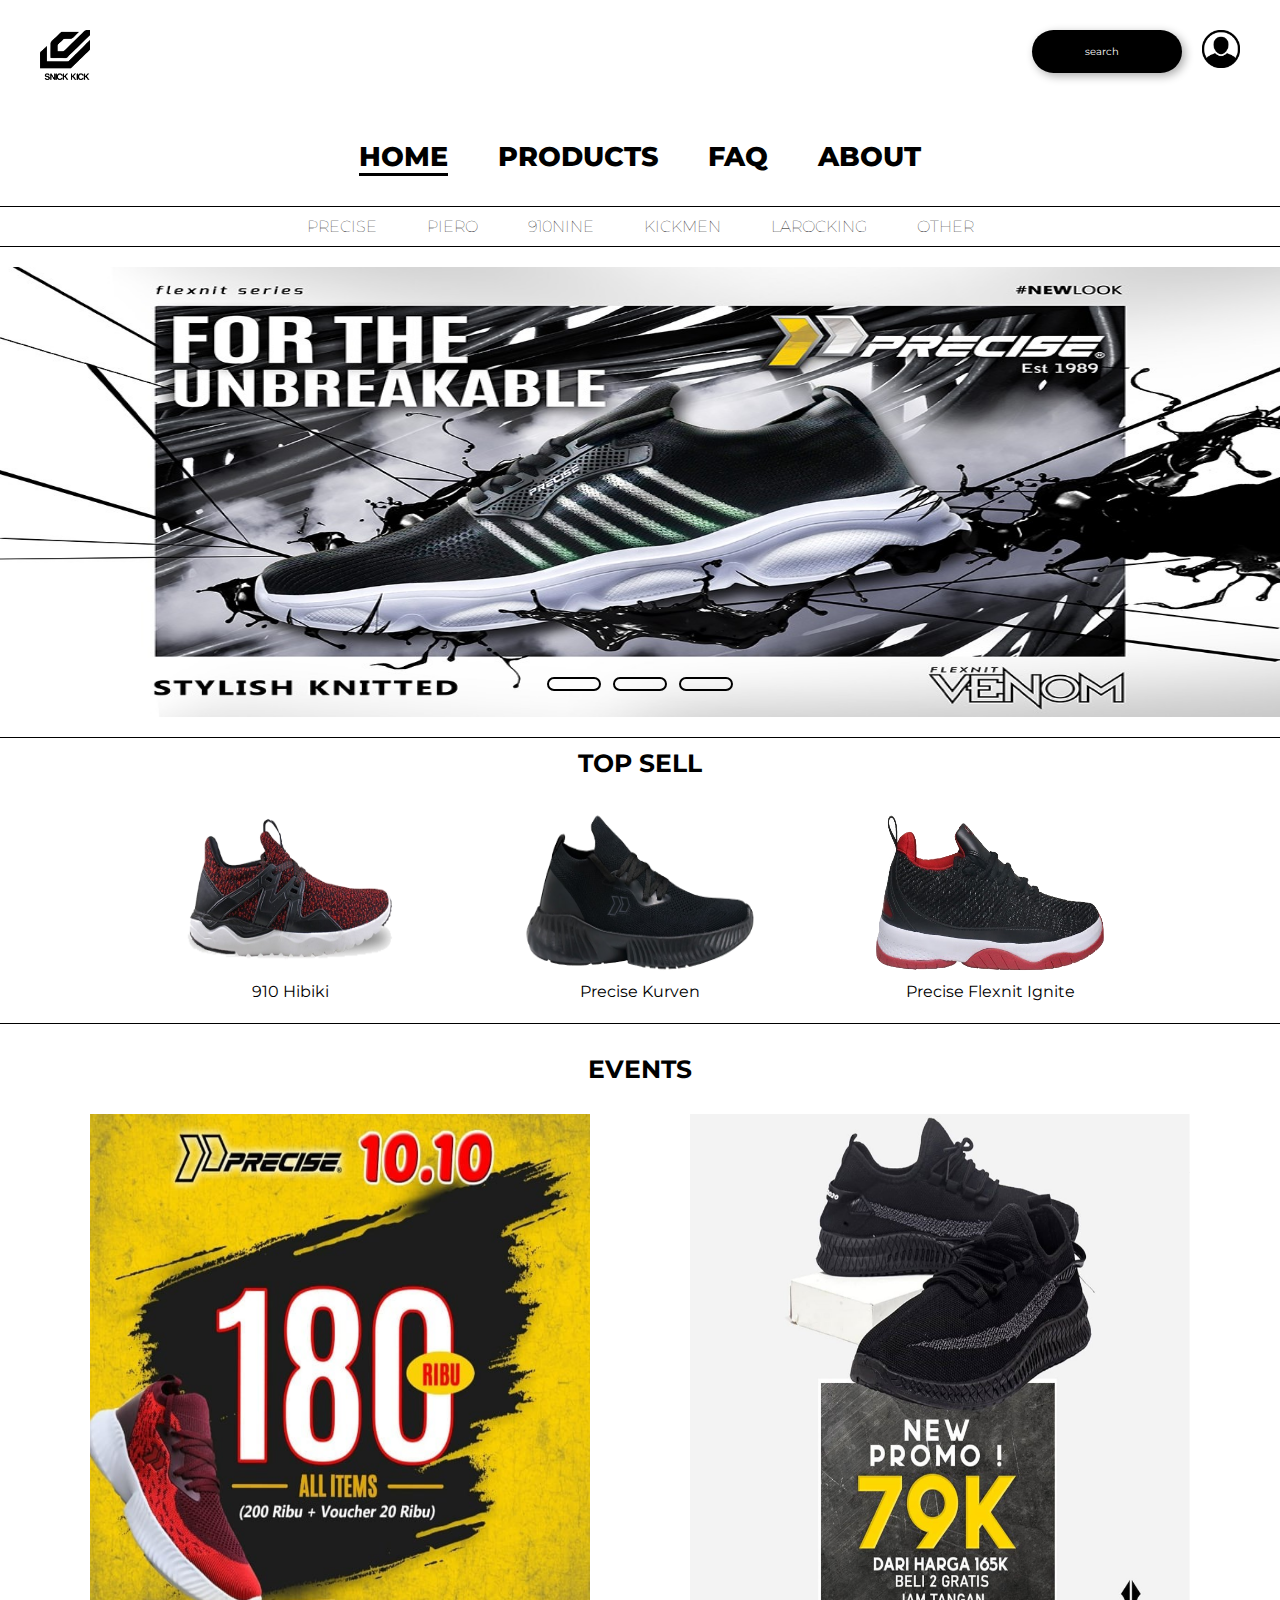
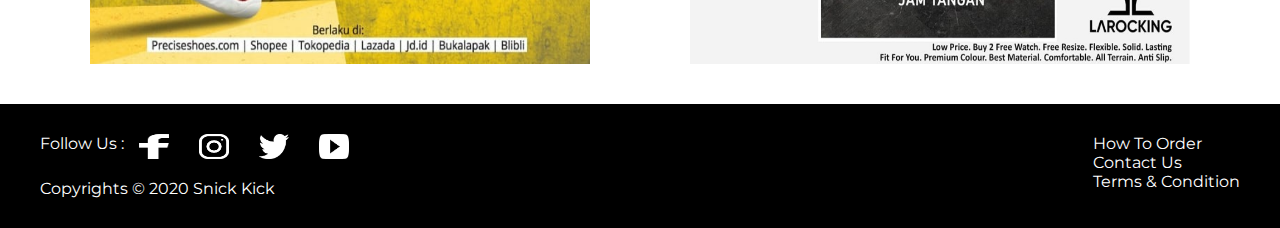
<file: index.html>
<!DOCTYPE html>
<html lang="en">
<head>
    <meta charset="UTF-8">
    <meta name="viewport" content="width=device-width, initial-scale=1.0">
    <link href="images/icon/icon.png" rel="shortcut icon">
    <link rel="stylesheet" type="text/css" href="css/styles-home.css">
    <title>Snick Kick</title>
</head>
<body>
    <div class="header">
        <div class="container">
            <div class="logo"></div>
            <div class="search-login">
              <div class="sub-contain">
                  <input type="search" name="search" class="button button-box" placeholder="search"></a>
                  <a href="login.html" class="login-icon"></a>
              </div>
          </div>
        </div>
    </div>
    <div class="navbar">
        <div class="navigation">
            <a href="" id="home">HOME</a>
            <a href="products.html" id="products">PRODUCTS</a>
            <a href="faq.html" id="faq">FAQ</a>
            <a href="about.html" id="about">ABOUT</a>
        </div>
    </div>
    <div class="navbar-shoes">
        <div class="nav-shoes">
            <a href="">PRECISE</a>
            <a href="">PIERO</a>
            <a href="">910NINE</a>
            <a href="">KICKMEN</a>
            <a href="">LAROCKING</a>
            <a href="">OTHER</a>
        </div>
    </div>
    <div class="slidershow middle">
        <div class="slides">
          <input type="radio" name="r" id="r1" checked>
          <input type="radio" name="r" id="r2">
          <input type="radio" name="r" id="r3">
          <div class="slide s1">
            <img src="images/precise.jpg" alt="">
          </div>
          <div class="slide">
            <img src="images/arcwave.jpg" alt="">
          </div>
          <div class="slide">
            <img src="images/colosus.jpg" alt="">
          </div>
        </div>
        <div class="nav-button">
          <label for="r1" class="bar"></label>
          <label for="r2" class="bar"></label>
          <label for="r3" class="bar"></label>
        </div>
      </div>
      <div class="top-sell"> 
          <span id="sp-title">TOP SELL</span>
          <div class="list-top-sell">
              <div class="shoes">
                  <img src="images/shoes/910 Hibiki.png" id="hibiki">
                  <span id="txt-shoes">910 Hibiki</span>
              </div>
              <div class="shoes">
                <img src="images/shoes/Precise Kurven.png" id="pkurven">
                <span id="txt-shoes">Precise Kurven</span>
            </div>
            <div class="shoes">
                <img src="images/shoes/Precise flexnit ignite.png" id="ergo">
                <span id="txt-shoes">Precise Flexnit Ignite</span>
            </div>
          </div>
      </div>
      <div class="events"> 
        <span id="sp-title">EVENTS</span>
        <div class="list-events">
            <div class="event">
                <img src="images/precise event.jpg" id="">
            </div>
            <div class="event">
              <img src="images/larocking event.png" id="">
          </div>
        </div>
    </div>
    <div class="footer">
      <div class="container">
        <div class="left-side">
          <div class="medsos">
            <div class="followus">Follow Us : </div>
            <div class="icon">
              <img src="images/icon/fbic.png" alt="">
            </div>
            <div class="icon">
              <img src="images/icon/igic.png" alt="">
            </div>
            <div class="icon">
              <img src="images/icon/twitteric.png" alt="">
            </div>
            <div class="icon">
              <img src="images/icon/ytic.png" alt="">
            </div>
          </div>
          <div class="txt-copyrights">
            <span>Copyrights &copy; 2020 Snick Kick</span>
          </div>
        </div>
        <div class="right-side">
          <ul>
            <li> <a href=""> How To Order</a> </li>
            <li> <a href="">Contact Us</a> </li>
            <li> <a href="">Terms & Condition</a></li>
          </ul>
        </div>
      </div>
    </div>
</body>
</html>
</file>
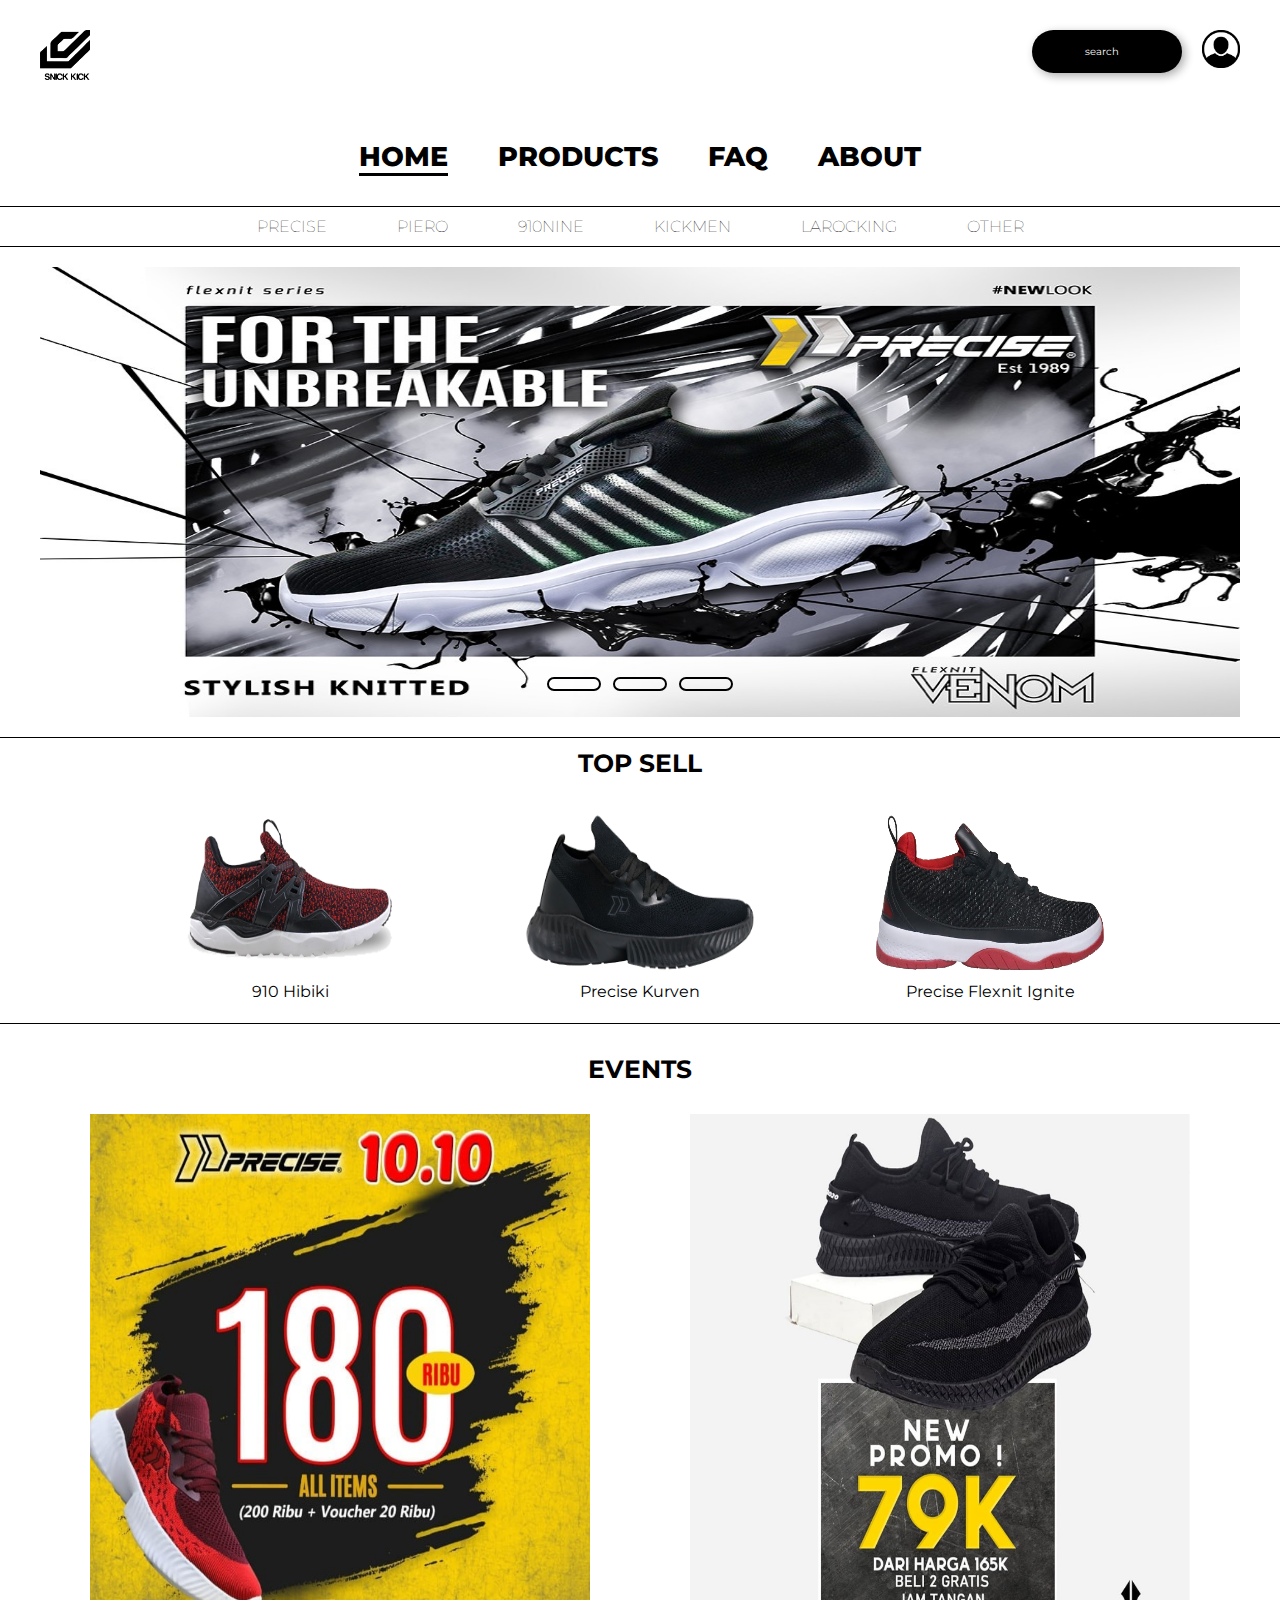
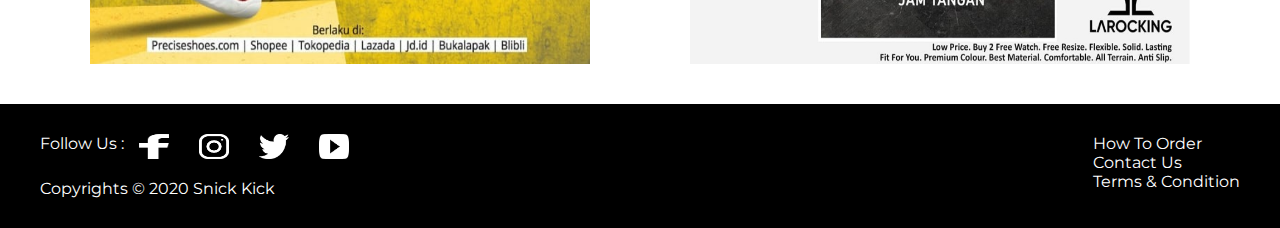
<file: Snick Kick/index.html>
<!DOCTYPE html>
<html lang="en">
<head>
    <meta charset="UTF-8">
    <meta name="viewport" content="width=device-width, initial-scale=1.0">
    <link href="images/icon/icon.png" rel="shortcut icon">
    <link rel="stylesheet" type="text/css" href="css/styles-home.css">
    <title>Snick Kick</title>
</head>
<body>
    <div class="header">
        <div class="container">
            <div class="logo"></div>
            <div class="search-login">
              <div class="sub-contain">
                  <input type="search" name="search" class="button button-box" placeholder="search"></a>
                  <a href="login.html" class="login-icon"></a>
              </div>
          </div>
        </div>
    </div>
    <div class="navbar">
        <div class="navigation">
            <a href="" id="home">HOME</a>
            <a href="products.html" id="products">PRODUCTS</a>
            <a href="faq.html" id="faq">FAQ</a>
            <a href="about.html" id="about">ABOUT</a>
        </div>
    </div>
    <div class="navbar-shoes">
        <div class="nav-shoes">
            <a href="">PRECISE</a>
            <a href="">PIERO</a>
            <a href="">910NINE</a>
            <a href="">KICKMEN</a>
            <a href="">LAROCKING</a>
            <a href="">OTHER</a>
        </div>
    </div>
    <div class="slidershow middle">
        <div class="slides">
          <input type="radio" name="r" id="r1" checked>
          <input type="radio" name="r" id="r2">
          <input type="radio" name="r" id="r3">
          <div class="slide s1">
            <img src="images/precise.jpg" alt="">
          </div>
          <div class="slide">
            <img src="images/arcwave.jpg" alt="">
          </div>
          <div class="slide">
            <img src="images/colosus.jpg" alt="">
          </div>
        </div>
        <div class="nav-button">
          <label for="r1" class="bar"></label>
          <label for="r2" class="bar"></label>
          <label for="r3" class="bar"></label>
        </div>
      </div>
      <div class="top-sell"> 
          <span id="sp-title">TOP SELL</span>
          <div class="list-top-sell">
              <div class="shoes">
                  <img src="images/shoes/910 Hibiki.png" id="hibiki">
                  <span id="txt-shoes">910 Hibiki</span>
              </div>
              <div class="shoes">
                <img src="images/shoes/Precise Kurven.png" id="pkurven">
                <span id="txt-shoes">Precise Kurven</span>
            </div>
            <div class="shoes">
                <img src="images/shoes/Precise flexnit ignite.png" id="ergo">
                <span id="txt-shoes">Precise Flexnit Ignite</span>
            </div>
          </div>
      </div>
      <div class="events"> 
        <span id="sp-title">EVENTS</span>
        <div class="list-events">
            <div class="event">
                <img src="images/precise event.jpg" id="">
            </div>
            <div class="event">
              <img src="images/larocking event.png" id="">
          </div>
        </div>
    </div>
    <div class="footer">
      <div class="container">
        <div class="left-side">
          <div class="medsos">
            <div>Follow Us : </div>
            <div class="icon">
              <img src="images/icon/fbic.png" alt="">
            </div>
            <div class="icon">
              <img src="images/icon/igic.png" alt="">
            </div>
            <div class="icon">
              <img src="images/icon/twitteric.png" alt="">
            </div>
            <div class="icon">
              <img src="images/icon/ytic.png" alt="">
            </div>
          </div>
          <div class="txt-copyrights">
            <span>Copyrights &copy; 2020 Snick Kick</span>
          </div>
        </div>
        <div class="right-side">
          <ul>
            <li> <a href=""> How To Order</a> </li>
            <li> <a href="">Contact Us</a> </li>
            <li> <a href="">Terms & Condition</a></li>
          </ul>
        </div>
      </div>
    </div>
</body>
</html>
</file>
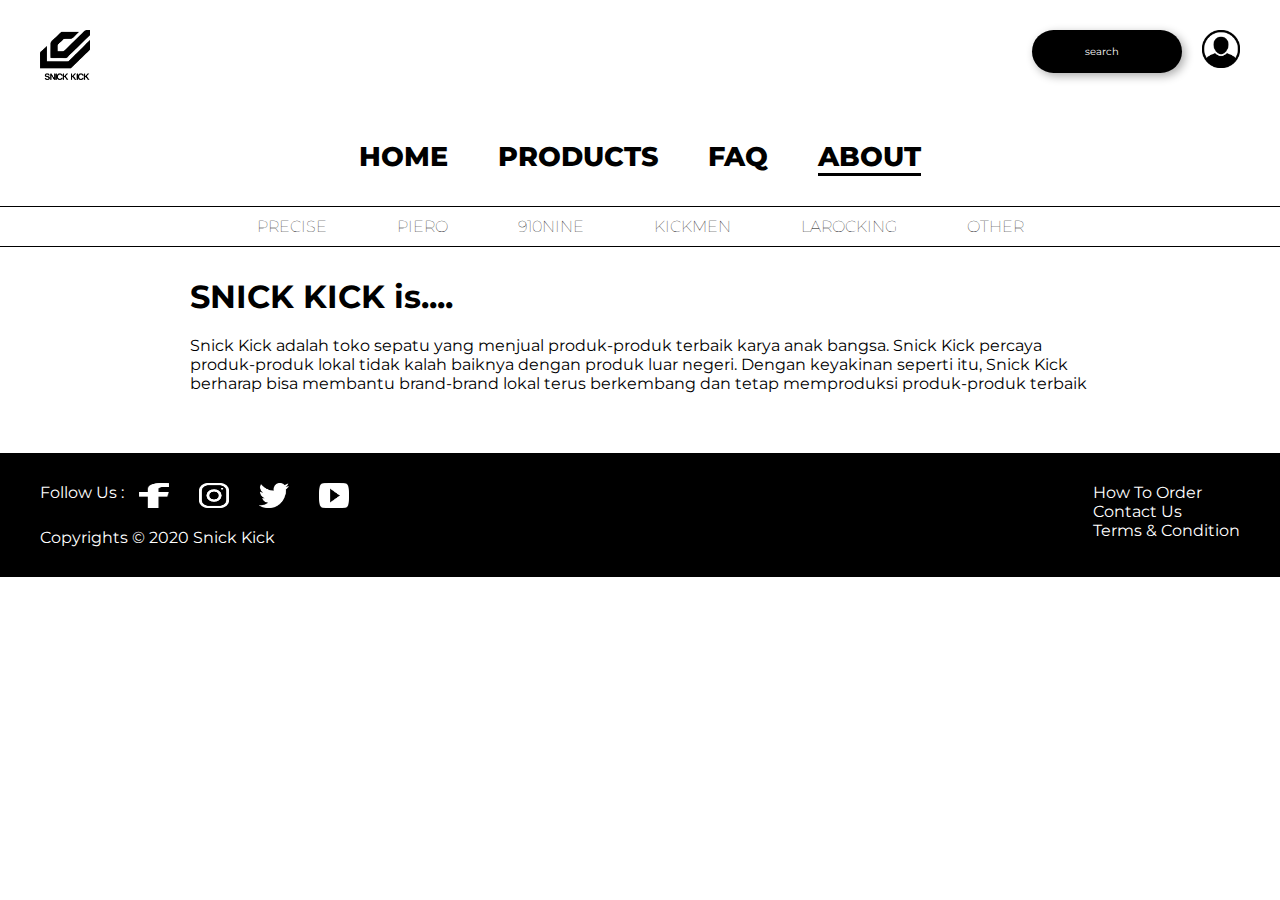
<file: about.html>
<!DOCTYPE html>
<html lang="en">
<head>
    <meta charset="UTF-8">
    <meta name="viewport" content="width=device-width, initial-scale=1.0">
    <link href="images/icon/icon.png" rel="shortcut icon">
    <link rel="stylesheet" type="text/css" href="css/styles-about.css">
    <title>Snick Kick</title>
</head>
<body>
    <div class="header">
        <div class="container">
            <div class="logo"></div>
            <div class="search-login">
                <div class="sub-contain">
                    <input type="search" name="search" class="button button-box" placeholder="search"></a>
                    <a href="login.html" class="login-icon"></a>
                </div>
            </div>
        </div>
    </div>
    <div class="navbar">
        <div class="navigation">
            <a href="index.html" id="home">HOME</a>
            <a href="products.html" id="products">PRODUCTS</a>
            <a href="faq.html" id="faq">FAQ</a>
            <a href="about.html" id="about">ABOUT</a>
        </div>
    </div>
    <div class="navbar-shoes">
        <div class="nav-shoes">
            <a href="">PRECISE</a>
            <a href="">PIERO</a>
            <a href="">910NINE</a>
            <a href="">KICKMEN</a>
            <a href="">LAROCKING</a>
            <a href="">OTHER</a>
        </div>
    </div>
    <div class="contents">
        <span id="faqs"><h1>SNICK KICK is....</h1></span>
        <div class="content">
            <p>
                Snick Kick adalah toko sepatu yang menjual produk-produk terbaik karya anak bangsa. Snick Kick percaya produk-produk lokal tidak kalah baiknya dengan produk luar negeri. Dengan keyakinan seperti itu, Snick Kick berharap bisa membantu brand-brand lokal terus berkembang dan tetap memproduksi produk-produk terbaik
            </p>
        </div>
    </div>
    <div class="footer">
        <div class="container">
          <div class="left-side">
            <div class="medsos">
              <div>Follow Us : </div>
              <div class="icon">
                <img src="images/icon/fbic.png" alt="">
              </div>
              <div class="icon">
                <img src="images/icon/igic.png" alt="">
              </div>
              <div class="icon">
                <img src="images/icon/twitteric.png" alt="">
              </div>
              <div class="icon">
                <img src="images/icon/ytic.png" alt="">
              </div>
            </div>
            <div class="txt-copyrights">
              <span>Copyrights &copy; 2020 Snick Kick</span>
            </div>
          </div>
          <div class="right-side">
            <ul>
              <li> <a href=""> How To Order</a> </li>
              <li> <a href="">Contact Us</a> </li>
              <li> <a href="">Terms & Condition</a></li>
            </ul>
          </div>
        </div>
    </div>
</body>
</html>
</file>
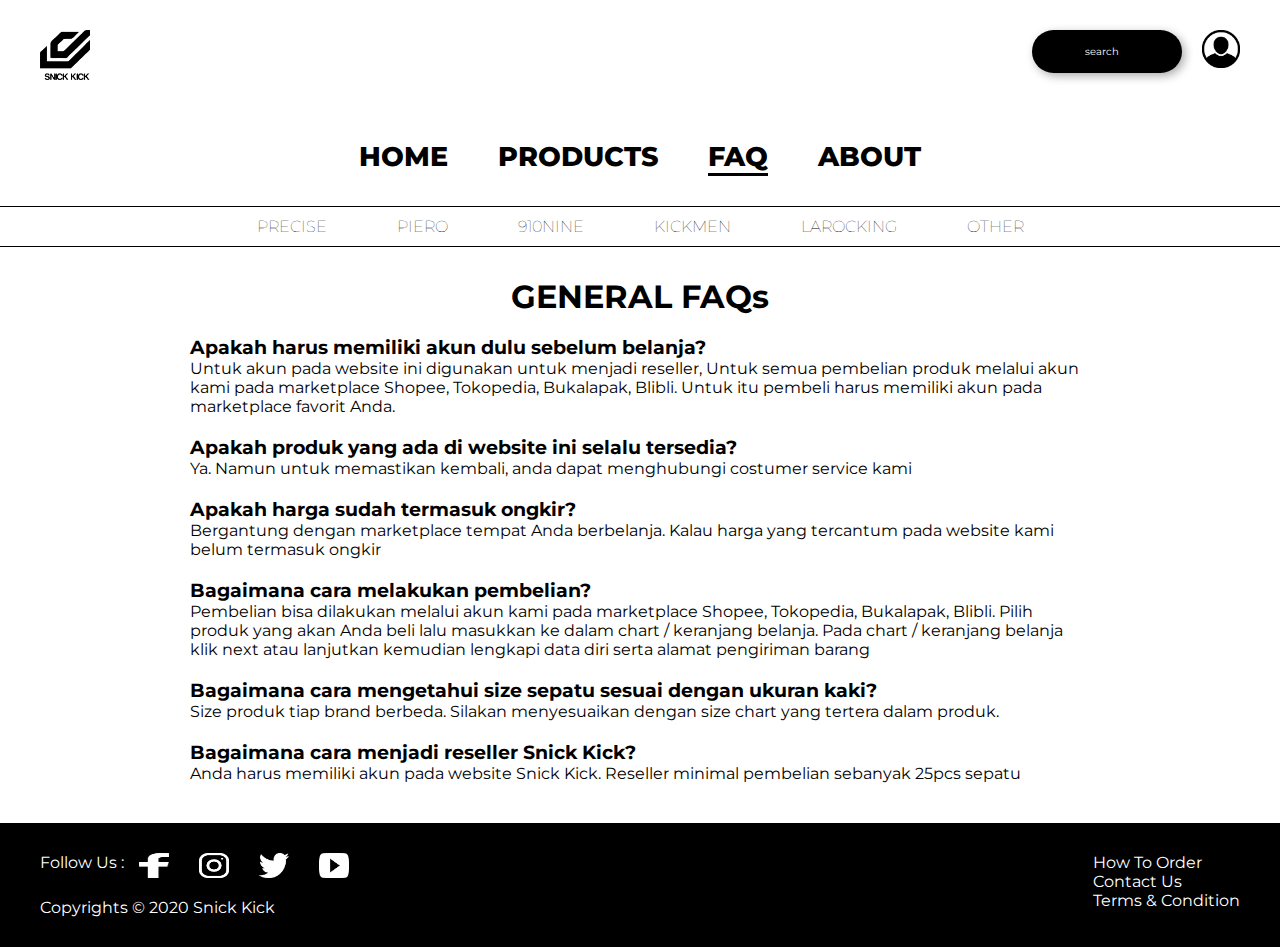
<file: faq.html>
<!DOCTYPE html>
<html lang="en">
<head>
    <meta charset="UTF-8">
    <meta name="viewport" content="width=device-width, initial-scale=1.0">
    <link href="images/icon/icon.png" rel="shortcut icon">
    <link rel="stylesheet" type="text/css" href="css/styles-faq.css">
    <title>Snick Kick</title>
</head>
<body>
    <div class="header">
        <div class="container">
            <div class="logo"></div>
            <div class="search-login">
              <div class="sub-contain">
                  <input type="search" name="search" class="button button-box" placeholder="search"></a>
                  <a href="login.html" class="login-icon"></a>
              </div>
          </div>
        </div>
    </div>
    <div class="navbar">
        <div class="navigation">
            <a href="index.html" id="home">HOME</a>
            <a href="products.html" id="products">PRODUCTS</a>
            <a href="faq.html" id="faq">FAQ</a>
            <a href="about.html" id="about">ABOUT</a>
        </div>
    </div>
    <div class="navbar-shoes">
        <div class="nav-shoes">
            <a href="">PRECISE</a>
            <a href="">PIERO</a>
            <a href="">910NINE</a>
            <a href="">KICKMEN</a>
            <a href="">LAROCKING</a>
            <a href="">OTHER</a>
        </div>
    </div>
    <div class="contents">
        <span id="faqs"><h1>GENERAL FAQs</h1></span>
        <div class="content">
            <h3>Apakah harus memiliki akun dulu sebelum belanja?</h3>
            <p>
                Untuk akun pada website ini digunakan untuk menjadi reseller, Untuk semua pembelian produk melalui akun kami pada marketplace Shopee, Tokopedia, Bukalapak, Blibli. Untuk itu pembeli harus memiliki akun pada marketplace favorit Anda.
            </p>
        </div>
        <div class="content">
            <h3>Apakah produk yang ada di website ini selalu tersedia?</h3>
            <p>
                Ya. Namun untuk memastikan kembali, anda dapat menghubungi costumer service kami
            </p>
        </div>
        <div class="content">
            <h3>Apakah harga sudah termasuk ongkir?</h3>
            <p>
                Bergantung dengan marketplace tempat Anda berbelanja. Kalau harga yang tercantum pada website kami belum termasuk ongkir
            </p>
        </div>
        <div class="content">
            <h3>Bagaimana cara melakukan pembelian?</h3>
            <p>
                Pembelian bisa dilakukan melalui akun kami pada marketplace Shopee, Tokopedia, Bukalapak, Blibli. Pilih produk yang akan Anda beli lalu masukkan ke dalam chart / keranjang belanja. Pada chart / keranjang belanja klik next atau lanjutkan kemudian lengkapi data diri serta alamat pengiriman barang
            </p>
        </div>
        <div class="content">
            <h3>Bagaimana cara mengetahui size sepatu sesuai dengan ukuran kaki?</h3>
            <p>Size produk tiap brand berbeda. Silakan menyesuaikan dengan size chart yang tertera dalam produk.</p>
        </div>
        <div class="content">
          <h3>Bagaimana cara menjadi reseller Snick Kick?</h3>
          <p>Anda harus memiliki akun pada website Snick Kick. Reseller minimal pembelian sebanyak 25pcs sepatu</p>
        </div>
    </div>
    <div class="footer">
        <div class="container">
          <div class="left-side">
            <div class="medsos">
              <div>Follow Us : </div>
              <div class="icon">
                <img src="images/icon/fbic.png" alt="">
              </div>
              <div class="icon">
                <img src="images/icon/igic.png" alt="">
              </div>
              <div class="icon">
                <img src="images/icon/twitteric.png" alt="">
              </div>
              <div class="icon">
                <img src="images/icon/ytic.png" alt="">
              </div>
            </div>
            <div class="txt-copyrights">
              <span>Copyrights &copy; 2020 Snick Kick</span>
            </div>
          </div>
          <div class="right-side">
            <ul>
              <li> <a href=""> How To Order</a> </li>
              <li> <a href="">Contact Us</a> </li>
              <li> <a href="">Terms & Condition</a></li>
            </ul>
          </div>
        </div>
    </div>
</body>
</html>
</file>
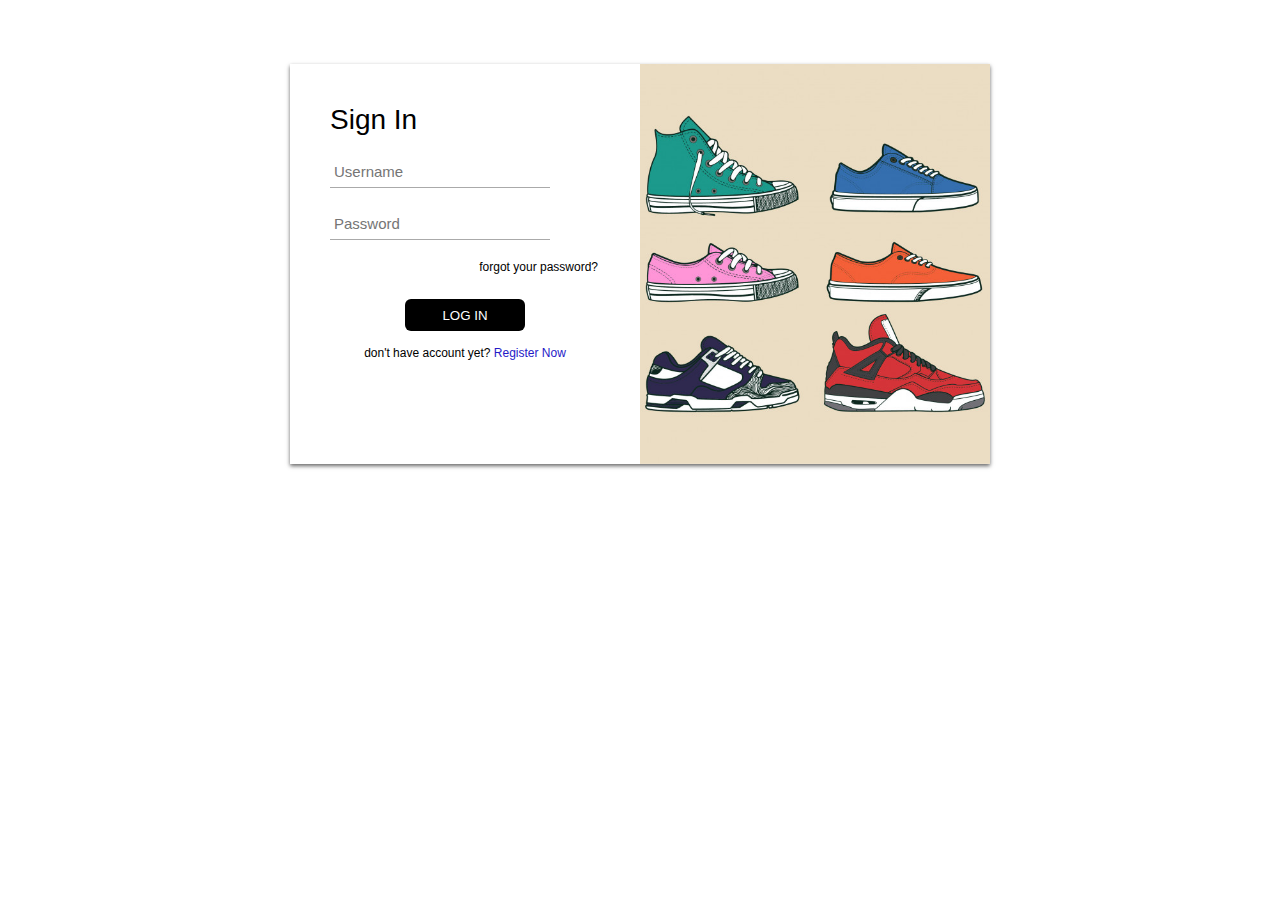
<file: login.html>
<!DOCTYPE html>
<html lang="en">
<head>
    <meta charset="UTF-8">
    <meta name="viewport" content="width=device-width, initial-scale=1.0">
    <link href="images/icon/icon.png" rel="shortcut icon">
    <title>Snick Kick</title>
    <link rel="stylesheet" type="text/css" href="css/style-login.css">

</head>
<body>
    <div class="modal">
        <div class="modal-dialog">
            <div class="modal-content">
                <div class="modal-header">
                    Login Berhasil
                </div>
                <div class="modal-btn">
                    <a href="index.html"><button id="btn-ok" type="button">OK</button></a>
                </div>
            </div>
        </div>
    </div>
    <div id="login-box">
        <div class="left-box">
            <h1> Sign In </h1>
            <form id="form">
                <input type="text" id="username" name="username" placeholder="Username"/>
                <input type="password" id="passwrd" name="passwrd" placeholder="Password"/>
                <a href="#" id="forgot-pass">
                    <legend> forgot  your password?</legend>
                </a>
                <div class="login">
                    <input onclick="submitdata()" type="submit" name="login-button" value="Log In">
                </div>
                <span class="register">
                    don't have account yet? <a href="register.html" id="sign">Register Now</a>
                </span>
                <span class="invalid">Invalid Username or Password</span>
            </form>
        </div>
        <div class="right-box">
        </div>       
    </div>
    <script>
        let modal =  document.querySelector('.modal');
        let invalid =  document.querySelector('.invalid');
        let form = document.getElementById("form");
        let body = document.getElementById("body");

        function ceckinput(){
            let username = document.getElementById("username").value;
            let password = document.getElementById("passwrd").value
            if(username == "bambanglumintu" && password == "123123"){
                modal.classList.add('show');
                invalid.classList.remove('show');
                changebg()
            }
            else{
                invalid.classList.add('show');
                body.style.background = "white";
            }
        }
        function changebg(){
            body.style.background = "green";
        }

        form.addEventListener('submit', (e) => {
            e.preventDefault()
            ceckinput()
        })

        modal.addEventListener('click', function() {
            this.classList.remove('show');
        });
        modal.querySelector('.modal-content').addEventListener('click', function(e) {
            e.stopPropagation();
        });
    </script>
</body>
</html>
</file>
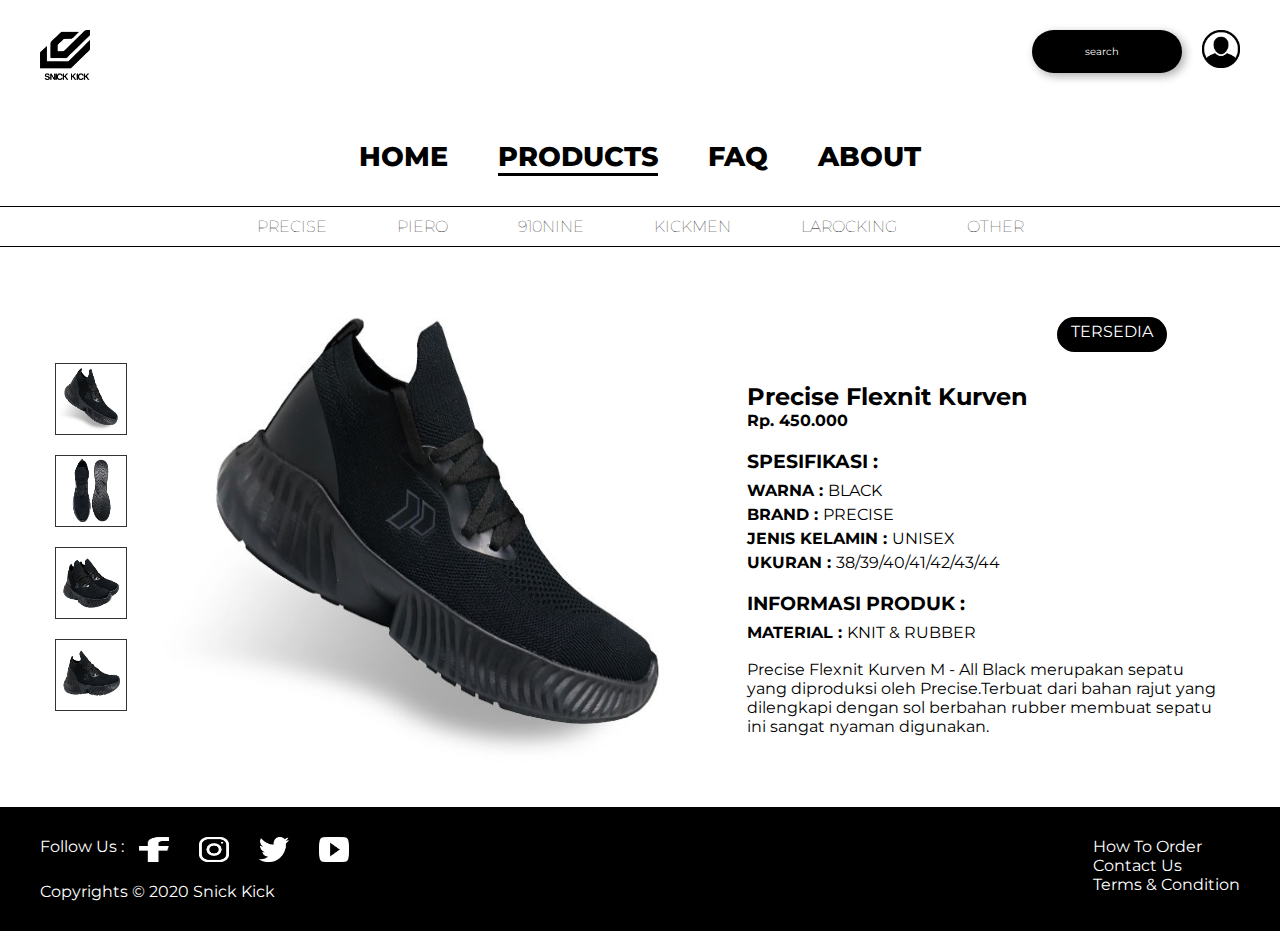
<file: product.html>
<!DOCTYPE html>
<html lang="en">
<head>
    <meta charset="UTF-8">
    <meta name="viewport" content="width=device-width, initial-scale=1.0">
    <link href="images/icon/icon.png" rel="shortcut icon">
    <link rel="stylesheet" type="text/css" href="css/styles-product.css">
    <title>Snick Kick</title>
</head>
<body>
    <div class="header">
        <div class="container">
            <div class="logo"></div>
            <div class="search-login">
              <div class="sub-contain">
                  <input type="search" name="search" class="button button-box" placeholder="search"></a>
                  <a href="login.html" class="login-icon"></a>
              </div>
          </div>
        </div>
    </div>
    <div class="navbar">
        <div class="navigation">
            <a href="index.html" id="home">HOME</a>
            <a href="products.html" id="products">PRODUCTS</a>
            <a href="faq.html" id="faq">FAQ</a>
            <a href="about.html" id="about">ABOUT</a>
        </div>
    </div>
    <div class="navbar-shoes">
        <div class="nav-shoes">
            <a href="">PRECISE</a>
            <a href="">PIERO</a>
            <a href="">910NINE</a>
            <a href="">KICKMEN</a>
            <a href="">LAROCKING</a>
            <a href="">OTHER</a>
        </div>
    </div>
    <div class="container-product">
        <div class="product-content">
            <div class="product-images">
                <div class="images"><img src="images/shoes/kurven.jpg" alt="" id="1"></div>
                <div class="images"><img src="images/shoes/kurven2.jpg" alt="" id="2"></div>
                <div class="images"><img src="images/shoes/kurven3.jpg" alt="" id="3"></div>
                <div class="images"><img src="images/shoes/kurven4.jpg" alt="" id="4"></div>
            </div>
            <div class="product-image">
                <img src="images/shoes/kurven.jpg" alt="" id="main">
            </div>
            <div class="product-desc">
                <div class="tersedia">TERSEDIA</div>
                <h2>Precise Flexnit Kurven</h2>
                <h4>Rp. 450.000</h4>
                <h3>SPESIFIKASI :</h3>
                <p><strong>WARNA : </strong> BLACK</p>
                <p><strong>BRAND : </strong> PRECISE</p>
                <p><strong>JENIS KELAMIN : </strong> UNISEX</p>
                <p></p><strong>UKURAN : </strong> 38/39/40/41/42/43/44</p>
                <h3>INFORMASI PRODUK :</h3>
                <p><strong>MATERIAL : </strong> KNIT & RUBBER</p>
                <div class="product-info">
                    <p>Precise Flexnit Kurven M - All Black merupakan sepatu yang diproduksi oleh Precise.Terbuat dari bahan rajut yang dilengkapi dengan sol berbahan rubber membuat sepatu ini sangat nyaman digunakan.</p>
                </div>
            </div>
        </div>
    </div>
    <div class="footer">
        <div class="container">
          <div class="left-side">
            <div class="medsos">
              <div class="followus">Follow Us : </div>
              <div class="icon">
                <img src="images/icon/fbic.png" alt="">
              </div>
              <div class="icon">
                <img src="images/icon/igic.png" alt="">
              </div>
              <div class="icon">
                <img src="images/icon/twitteric.png" alt="">
              </div>
              <div class="icon">
                <img src="images/icon/ytic.png" alt="">
              </div>
            </div>
            <div class="txt-copyrights">
              <span>Copyrights &copy; 2020 Snick Kick</span>
            </div>
          </div>
          <div class="right-side">
            <ul>
              <li> <a href=""> How To Order</a> </li>
              <li> <a href="">Contact Us</a> </li>
              <li> <a href="">Terms & Condition</a></li>
            </ul>
          </div>
        </div>
      </div>
      <script>
          document.getElementById('1').onclick = function change_image(){
              document.getElementById("main").src="images/shoes/kurven.jpg";
          }
          document.getElementById('2').onclick = function change_image(){
              document.getElementById("main").src="images/shoes/kurven2.jpg";
          }
          document.getElementById('3').onclick = function change_image(){
              document.getElementById("main").src="images/shoes/kurven3.jpg";
          }
          document.getElementById('4').onclick = function change_image(){
              document.getElementById("main").src="images/shoes/kurven4.jpg";
          }
      </script>
  </body>
  </html>
</file>
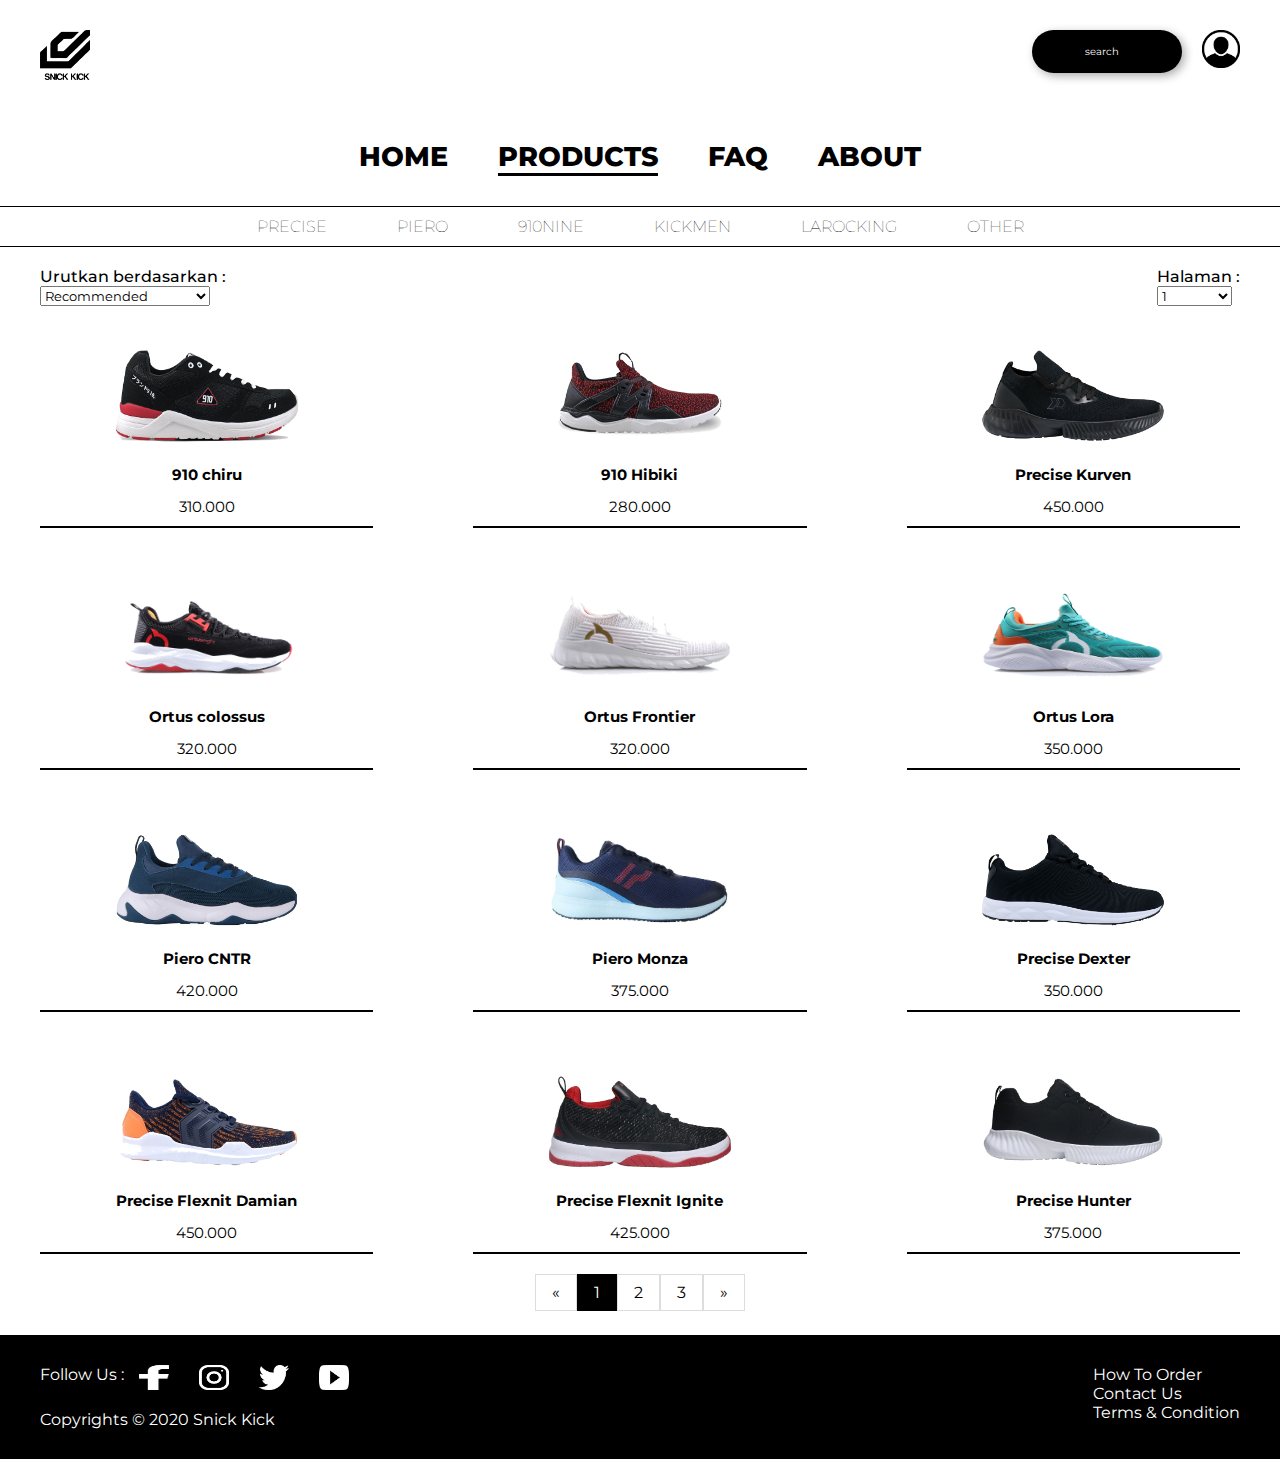
<file: products.html>
<!DOCTYPE html>
<html lang="en">
<head>
    <meta charset="UTF-8">
    <meta name="viewport" content="width=device-width, initial-scale=1.0">
    <link href="images/icon/icon.png" rel="shortcut icon">
    <link rel="stylesheet" type="text/css" href="css/styles-products.css">
    <title>Snick Kick</title>
</head>
<body>
    <div class="header">
        <div class="container">
            <div class="logo"></div>
            <div class="search-login">
              <div class="sub-contain">
                  <input type="search" name="search" class="button button-box" placeholder="search"></a>
                  <a href="login.html" class="login-icon"></a>
              </div>
            </div>
        </div>
    </div>
    <div class="navbar">
        <div class="navigation">
            <a href="index.html" id="home">HOME</a>
            <a href="products.html" id="products">PRODUCTS</a>
            <a href="faq.html" id="faq">FAQ</a>
            <a href="about.html" id="about">ABOUT</a>
        </div>
    </div>
    <div class="navbar-shoes">
        <div class="nav-shoes">
            <a href="">PRECISE</a>
            <a href="">PIERO</a>
            <a href="">910NINE</a>
            <a href="">KICKMEN</a>
            <a href="">LAROCKING</a>
            <a href="">OTHER</a>
        </div>
    </div>
    <div class="head-sort">
      <div class="container-sort">
        <div class="sort">
          <p>Urutkan berdasarkan : </p>
          <select name="sortby" id="">
            <option value="Recommended">Recommended</option>
            <option value="Nama">Nama</option>
            <option value="harga-rt">Harga[Rendah-Tinggi]</option>
            <option value="harga-tr">Harga[Tinggi-Rendah]</option>
          </select>
        </div>
        <div class="pages">
          <p>Halaman : </p>
          <select name="sortby" id="page">
            <option value="1">1</option>
            <option value="2">2</option>
            <option value="3">3</option>
          </select>
        </div>

      </div>
    </div>
    <div class="grid-container">
      <div class="grid-item">
        <img src="images/shoes/910 Chiru.png" alt=""> 
        <h4 id="txt-product">910 chiru</h4>
        <p id="txt-price">310.000</p>
      </div>
      <div class="grid-item">
        <img src="images/shoes/910 Hibiki.png" alt="">
        <h4 id="txt-product">910 Hibiki</h4>
        <p id="txt-price">280.000</p>
      </div>
      <div class="grid-item">
        <a href="product.html"><img src="images/shoes/Precise Kurven.png" alt="">
          <h4 id="txt-product">Precise Kurven</h4>
          <p id="txt-price">450.000</p></a>
        
      </div>
      <div class="grid-item">
        <img src="images/shoes/ortus colossus.png" alt="">
        <h4 id="txt-product">Ortus colossus</h4>
        <p id="txt-price">320.000</p>
      </div>
      <div class="grid-item">
        <img src="images/shoes/Ortus frontier.png" alt="">
        <h4 id="txt-product">Ortus Frontier</h4>
        <p id="txt-price">320.000</p>
      </div>
      <div class="grid-item">
        <img src="images/shoes/Ortus lora.png" alt="">
        <h4 id="txt-product">Ortus Lora</h4>
        <p id="txt-price">350.000</p>
      </div>
      <div class="grid-item">
        <img src="images/shoes/Piero cntr.png" alt="">
        <h4 id="txt-product">Piero CNTR</h4>
        <p id="txt-price">420.000</p>
      </div>
      <div class="grid-item">
        <img src="images/shoes/Piero Monza.png" alt="">
        <h4 id="txt-product">Piero Monza</h4>
        <p id="txt-price">375.000</p>
      </div>
      <div class="grid-item">
        <img src="images/shoes/Precise dexter.png" alt="">
        <h4 id="txt-product">Precise Dexter</h4>
        <p id="txt-price">350.000</p>
      </div>
      <div class="grid-item">
        <img src="images/shoes/Precise flexnit damian.png" alt="">
        <h4 id="txt-product">Precise Flexnit Damian</h4>
        <p id="txt-price">450.000</p>
      </div>
      <div class="grid-item">
        <img src="images/shoes/Precise flexnit ignite.png" alt="">
        <h4 id="txt-product">Precise Flexnit Ignite</h4>
        <p id="txt-price">425.000</p>
      </div>
      <div class="grid-item">
        <img src="images/shoes/Precise Hunter.png" alt="">
        <h4 id="txt-product">Precise Hunter</h4>
        <p id="txt-price">375.000</p>
      </div>
    </div>
    <div class="nav-product">
      <ul class="pagination">
        <li><a href="#">«</a></li>
        <li><a class="active" href="#">1</a></li>
        <li><a href="#">2</a></li>
        <li><a href="#">3</a></li>
        <li><a href="#">»</a></li>
    </div>
    <div class="footer">
        <div class="container">
          <div class="left-side">
            <div class="medsos">
              <div class="followus">Follow Us : </div>
              <div class="icon">
                <img src="images/icon/fbic.png" alt="">
              </div>
              <div class="icon">
                <img src="images/icon/igic.png" alt="">
              </div>
              <div class="icon">
                <img src="images/icon/twitteric.png" alt="">
              </div>
              <div class="icon">
                <img src="images/icon/ytic.png" alt="">
              </div>
            </div>
            <div class="txt-copyrights">
              <span>Copyrights &copy; 2020 Snick Kick</span>
            </div>
          </div>
          <div class="right-side">
            <ul>
              <li> <a href=""> How To Order</a> </li>
              <li> <a href="">Contact Us</a> </li>
              <li> <a href="">Terms & Condition</a></li>
            </ul>
          </div>
        </div>
      </div>
  </body>
  </html>
</file>
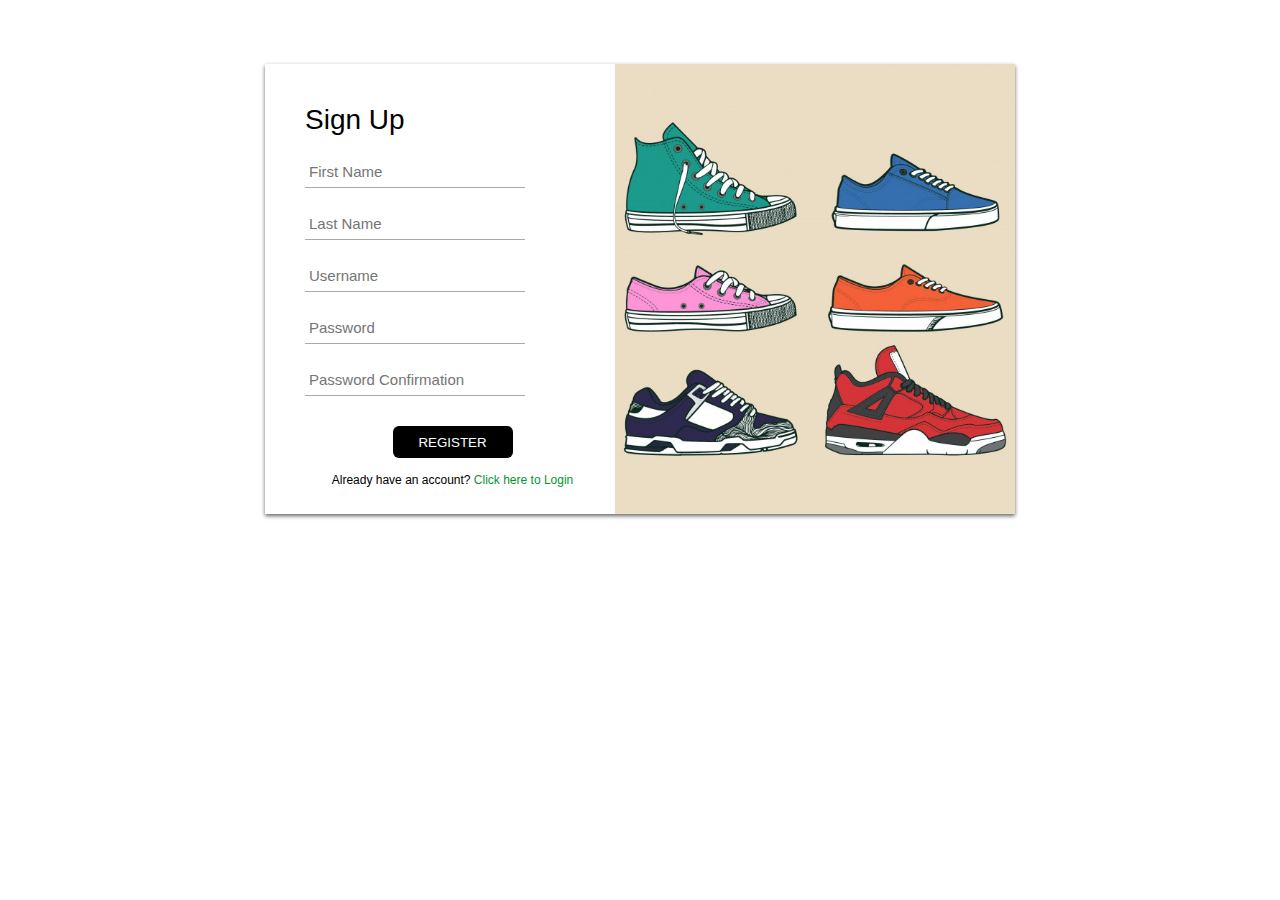
<file: register.html>
<!DOCTYPE html>
<html lang="en">
<head>
    <meta charset="UTF-8">
    <meta name="viewport" content="width=device-width, initial-scale=1.0">
    <link href="images/icon/icon.png" rel="shortcut icon">
    <title>Snick Kick</title>
    <link rel="stylesheet" type="text/css" href="css/style-register.css">

</head>
<body>
    <div id="login-box">
        <div class="left-box">
            <h1> Sign Up </h1>
            <form class="form">
                <input type="text" name="fname" placeholder="First Name"/>
                <input type="text" name="lname" placeholder="Last Name"/>
                <input type="text" name="username" placeholder="Username"/>
                <input type="password" name="password" placeholder="Password"/>
                <input type="password" name="repassword" placeholder="Password Confirmation"/>
                <div class="login">
                    <input onclick="submitdata()" type="submit" name="login-button" value="Register">
                </div>
                <span class="register">
                    Already have an account? <a href="login.html" id="sign">Click here to Login</a>
                </span>    
            </form>
        </div>
        <div class="right-box">
        </div>       

    </div>
    
</body>
</html>
</file>
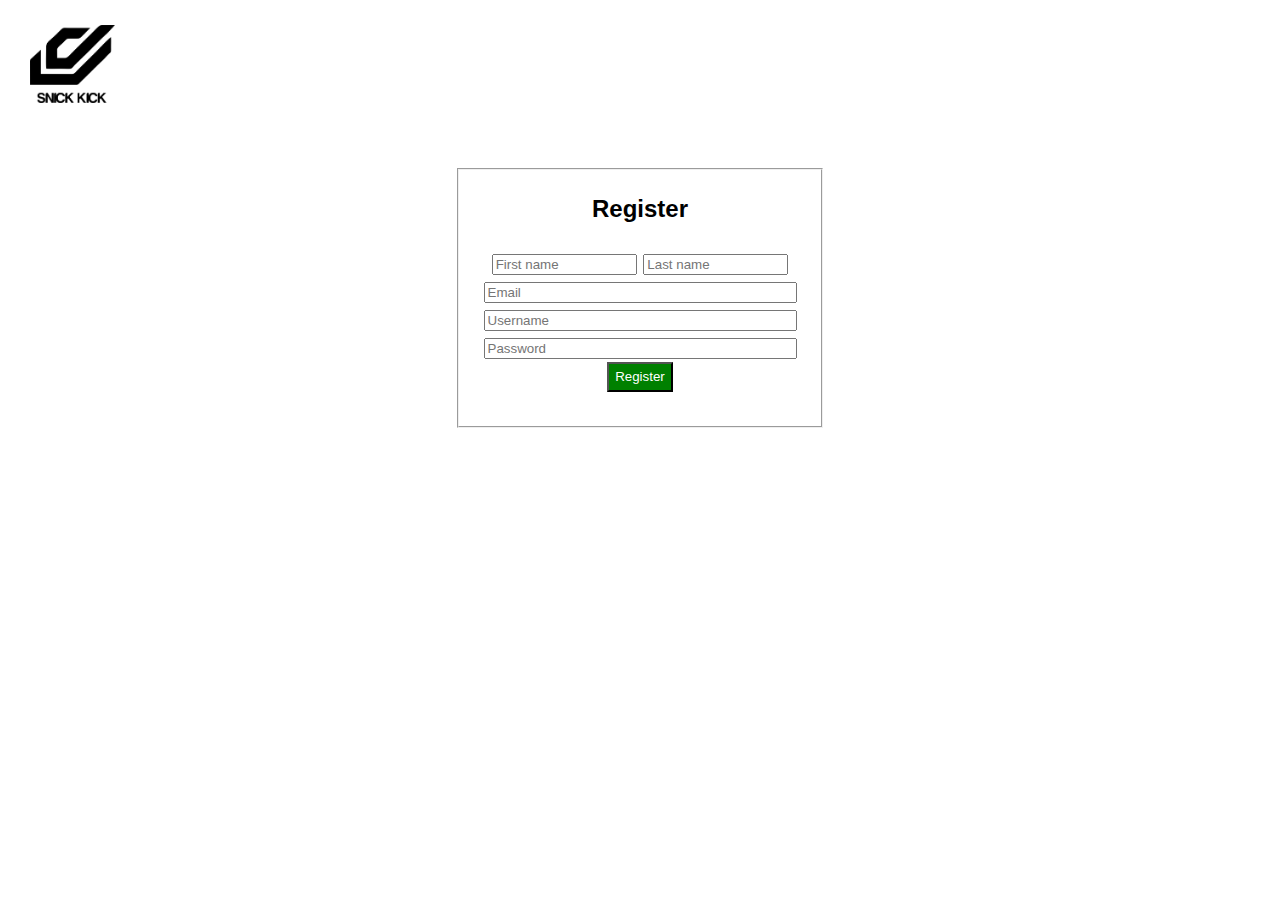
<file: Register/Registr.html>
<!DOCTYPE html>
<html>

<head>
    <title>Snick Kick</title>
    <link rel="stylesheet" href="css.css">
</head>

<body class="container">
    <img src="logo.png" width=7%/>
    <form class="center">
        <fieldset class="garis" class="container">
            <h2> Register
                <p>
                    <input font size=15px type="text" placeholder="First name" />
                    <input font size=15px type="text" placeholder="Last name" /></br>
                    <input font size=36px type="email" placeholder="Email" /></br>
                    <input font size=36px type="username" placeholder="Username" /></br>
                    <input font size=36px type="password" name="password" placeholder="Password" /></br>
                    <input type="submit" id="box" value="Register" />
            </h2>
            </p>
        </fieldset>
    </form>
</body>

</html>
</file>
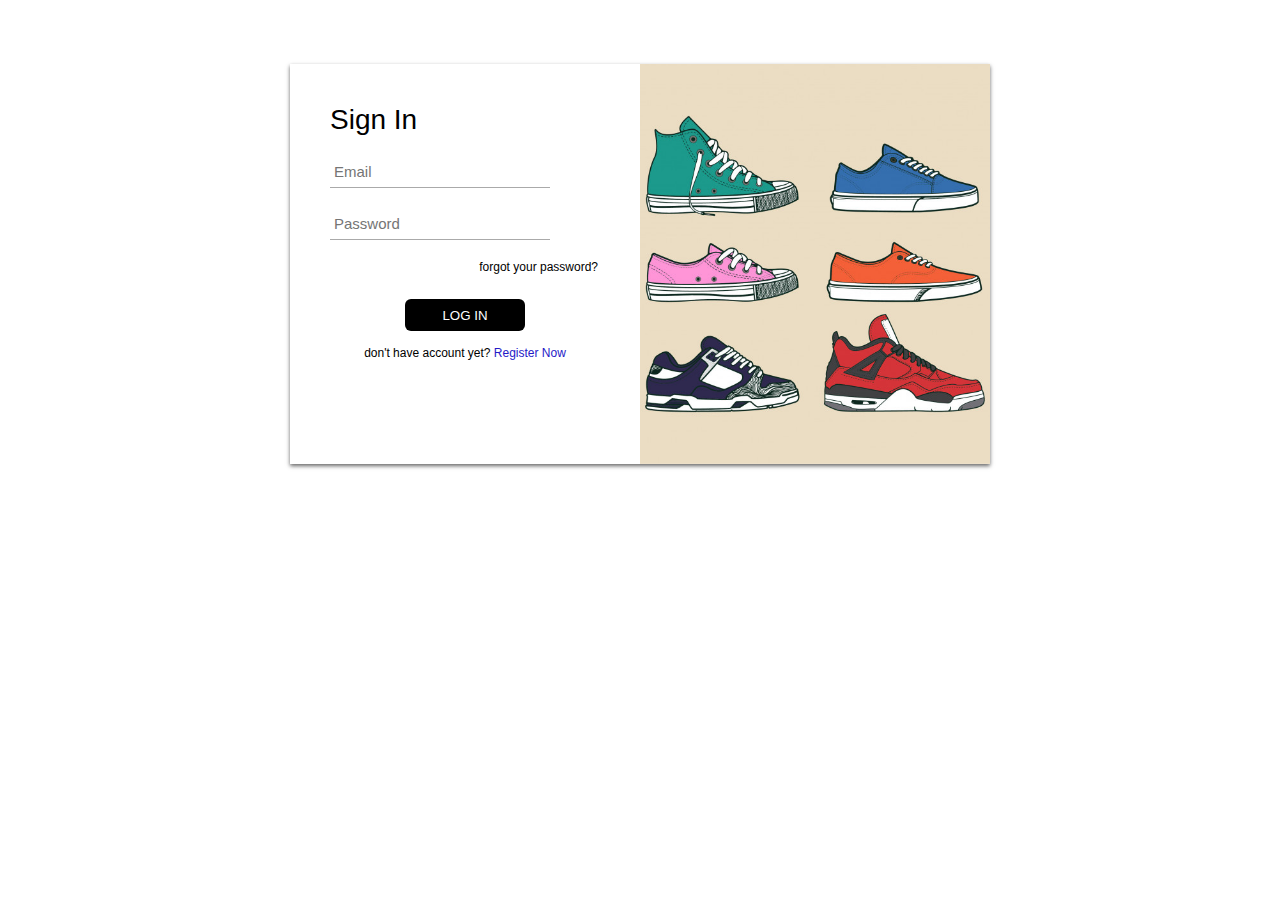
<file: Snick Kick/login.html>
<!DOCTYPE html>
<html lang="en">
<head>
    <meta charset="UTF-8">
    <meta name="viewport" content="width=device-width, initial-scale=1.0">
    <link href="images/icon/icon.png" rel="shortcut icon">
    <title>Snick Kick</title>
    <link rel="stylesheet" type="text/css" href="css/style-login.css">

</head>
<body>
    <div id="login-box">
        <div class="left-box">
            <h1> Sign In </h1>
            <form class="form">
                <input type="text" name="email" placeholder="Email"/>
                <input type="password" name="password" placeholder="Password"/>
                <a href="#" id="forgot-pass">
                    <legend> forgot  your password?</legend>
                </a>
                <div class="login">
                    <input onclick="submitdata()" type="submit" name="login-button" value="Log In">
                </div>
                <span class="register">
                    don't have account yet? <a href="register.html" id="sign">Register Now</a>
                </span>    
            </form>
        </div>
        <div class="right-box">
            
        </div>       

    </div>
    
</body>
</html>
</file>
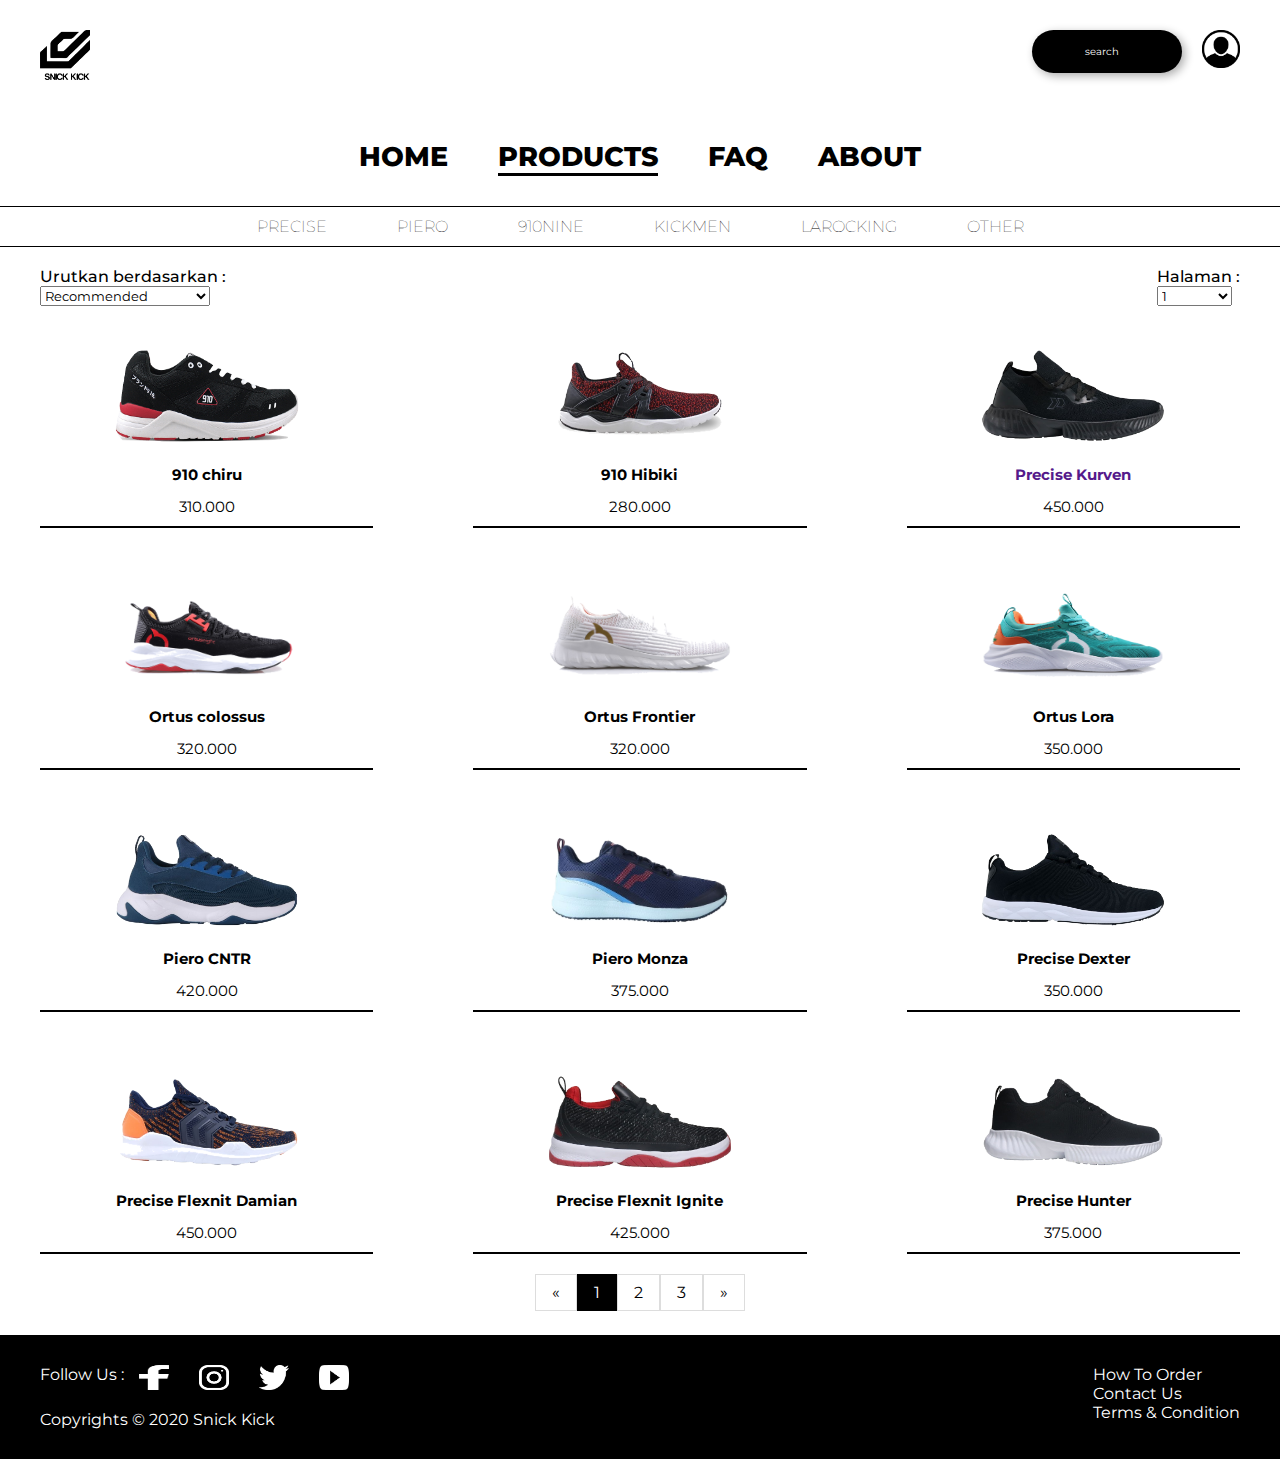
<file: Snick Kick/products.html>
<!DOCTYPE html>
<html lang="en">
<head>
    <meta charset="UTF-8">
    <meta name="viewport" content="width=device-width, initial-scale=1.0">
    <link href="images/icon/icon.png" rel="shortcut icon">
    <link rel="stylesheet" type="text/css" href="css/styles-products.css">
    <title>Snick Kick</title>
</head>
<body>
    <div class="header">
        <div class="container">
            <div class="logo"></div>
            <div class="search-login">
              <div class="sub-contain">
                  <input type="search" name="search" class="button button-box" placeholder="search"></a>
                  <a href="login.html" class="login-icon"></a>
              </div>
          </div>
        </div>
    </div>
    <div class="navbar">
        <div class="navigation">
            <a href="index.html" id="home">HOME</a>
            <a href="products.html" id="products">PRODUCTS</a>
            <a href="faq.html" id="faq">FAQ</a>
            <a href="about.html" id="about">ABOUT</a>
        </div>
    </div>
    <div class="navbar-shoes">
        <div class="nav-shoes">
            <a href="">PRECISE</a>
            <a href="">PIERO</a>
            <a href="">910NINE</a>
            <a href="">KICKMEN</a>
            <a href="">LAROCKING</a>
            <a href="">OTHER</a>
        </div>
    </div>
    <div class="head-sort">
      <div class="container-sort">
        <div class="sort">
          <p>Urutkan berdasarkan : </p>
          <select name="sortby" id="">
            <option value="Recommended">Recommended</option>
            <option value="Nama">Nama</option>
            <option value="harga-rt">Harga[Rendah-Tinggi]</option>
            <option value="harga-tr">Harga[Tinggi-Rendah]</option>
          </select>
        </div>
        <div class="pages">
          <hp>Halaman : </p>
          <select name="sortby" id="page">
            <option value="1">1</option>
            <option value="2">2</option>
            <option value="3">3</option>
          </select>
        </div>

      </div>
    </div>
    <div class="grid-container">
      <div class="grid-item">
        <img src="images/shoes/910 Chiru.png" alt=""> 
        <h4 id="txt-product">910 chiru</h4>
        <p id="txt-price">310.000</p>
      </div>
      <div class="grid-item">
        <img src="images/shoes/910 Hibiki.png" alt="">
        <h4 id="txt-product">910 Hibiki</h4>
        <p id="txt-price">280.000</p>
      </div>
      <div class="grid-item">
        <img src="images/shoes/Precise Kurven.png" alt="">
        <h4 id="txt-product"><a href="">Precise Kurven</a></h4>
        <p id="txt-price">450.000</p>
      </div>
      <div class="grid-item">
        <img src="images/shoes/ortus colossus.png" alt="">
        <h4 id="txt-product">Ortus colossus</h4>
        <p id="txt-price">320.000</p>
      </div>
      <div class="grid-item">
        <img src="images/shoes/Ortus frontier.png" alt="">
        <h4 id="txt-product">Ortus Frontier</h4>
        <p id="txt-price">320.000</p>
      </div>
      <div class="grid-item">
        <img src="images/shoes/Ortus lora.png" alt="">
        <h4 id="txt-product">Ortus Lora</h4>
        <p id="txt-price">350.000</p>
      </div>
      <div class="grid-item">
        <img src="images/shoes/Piero cntr.png" alt="">
        <h4 id="txt-product">Piero CNTR</h4>
        <p id="txt-price">420.000</p>
      </div>
      <div class="grid-item">
        <img src="images/shoes/Piero Monza.png" alt="">
        <h4 id="txt-product">Piero Monza</h4>
        <p id="txt-price">375.000</p>
      </div>
      <div class="grid-item">
        <img src="images/shoes/Precise dexter.png" alt="">
        <h4 id="txt-product">Precise Dexter</h4>
        <p id="txt-price">350.000</p>
      </div>
      <div class="grid-item">
        <img src="images/shoes/Precise flexnit damian.png" alt="">
        <h4 id="txt-product">Precise Flexnit Damian</h4>
        <p id="txt-price">450.000</p>
      </div>
      <div class="grid-item">
        <img src="images/shoes/Precise flexnit ignite.png" alt="">
        <h4 id="txt-product">Precise Flexnit Ignite</h4>
        <p id="txt-price">425.000</p>
      </div>
      <div class="grid-item">
        <img src="images/shoes/Precise Hunter.png" alt="">
        <h4 id="txt-product">Precise Hunter</h4>
        <p id="txt-price">375.000</p>
      </div>
    </div>
    <div class="nav-product">
      <ul class="pagination">
        <li><a href="#">«</a></li>
        <li><a class="active" href="#">1</a></li>
        <li><a href="#">2</a></li>
        <li><a href="#">3</a></li>
        <li><a href="#">»</a></li>
    </div>
    <div class="footer">
        <div class="container">
          <div class="left-side">
            <div class="medsos">
              <div>Follow Us : </div>
              <div class="icon">
                <img src="images/icon/fbic.png" alt="">
              </div>
              <div class="icon">
                <img src="images/icon/igic.png" alt="">
              </div>
              <div class="icon">
                <img src="images/icon/twitteric.png" alt="">
              </div>
              <div class="icon">
                <img src="images/icon/ytic.png" alt="">
              </div>
            </div>
            <div class="txt-copyrights">
              <span>Copyrights &copy; 2020 Snick Kick</span>
            </div>
          </div>
          <div class="right-side">
            <ul>
              <li> <a href=""> How To Order</a> </li>
              <li> <a href="">Contact Us</a> </li>
              <li> <a href="">Terms & Condition</a></li>
            </ul>
          </div>
        </div>
      </div>
  </body>
  </html>
</file>
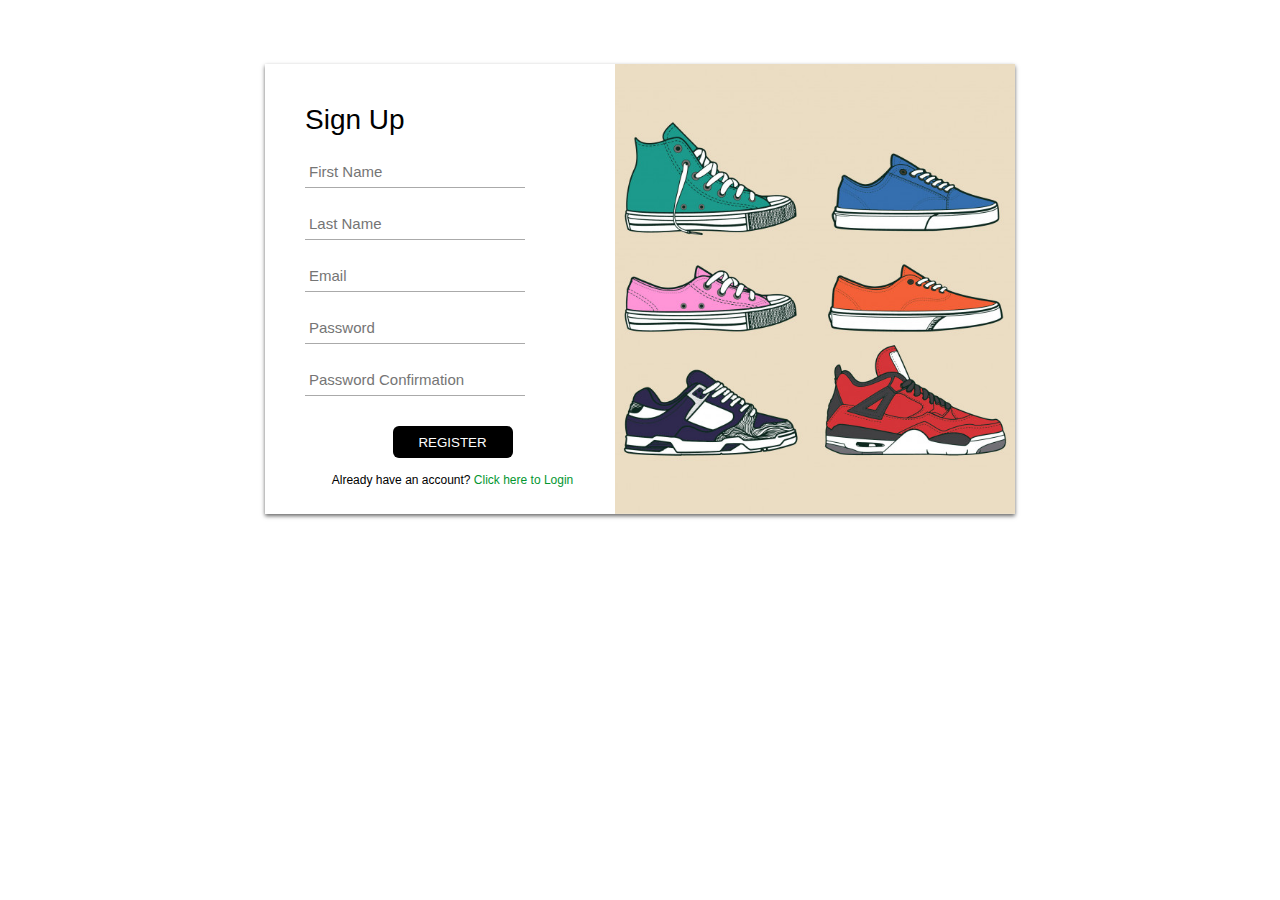
<file: Snick Kick/register.html>
<!DOCTYPE html>
<html lang="en">
<head>
    <meta charset="UTF-8">
    <meta name="viewport" content="width=device-width, initial-scale=1.0">
    <link href="images/icon/icon.png" rel="shortcut icon">
    <title>Snick Kick</title>
    <link rel="stylesheet" type="text/css" href="css/style-register.css">

</head>
<body>
    <div id="login-box">
        <div class="left-box">
            <h1> Sign Up </h1>
            <form class="form">
                <input type="text" name="fname" placeholder="First Name"/>
                <input type="text" name="lname" placeholder="Last Name"/>
                <input type="text" name="email" placeholder="Email"/>
                <input type="password" name="password" placeholder="Password"/>
                <input type="password" name="repassword" placeholder="Password Confirmation"/>
                <div class="login">
                    <input onclick="submitdata()" type="submit" name="login-button" value="Register">
                </div>
                <span class="register">
                    Already have an account? <a href="login.html" id="sign">Click here to Login</a>
                </span>    
            </form>
        </div>
        <div class="right-box">
        </div>       

    </div>
    
</body>
</html>
</file>
<file: css/styles-about.css>
@import url('https://fonts.googleapis.com/css2?family=Montserrat:ital,wght@0,300;0,400;0,500;0,600;0,700;0,800;1,300;1,400;1,500;1,600;1,700;1,800&display=swap');
* {
    margin: 0;
    padding: 0;
    font-family: 'Montserrat', sans-serif;
}
a {
    text-decoration: none;
}
.container {
    max-width: 1200px;
    margin-left: auto;
    margin-right: auto;
}
div.header {
    background-color: white;
}
div.header > div.container {
    padding: 30px 0;
    display: flex;
    justify-content: space-between;
}
div.header .logo {
    width: 50px;
    height: 50px;
    background-image: url('../images/icon/logo.png');
    background-size: cover;
    margin-right: 15px;
}
.sub-contain{
    display: flex;
}
.button {
    width: 150px;
    font-size: 10px;
    padding: 15px 35px;
    border: none;
    border-radius: 25px;
    margin-right: 20px;
}
.button-box {
    color: white;
    background-color: black;
    box-shadow: 3px 3px 10px rgba(0, 0, 0, 0.329);
}
::placeholder{
    color: white;
    text-align: center;
}
.login-icon{
    width: 38px;
    height: 38px;
    background-image: url(../images/icon/login.png);
    background-size: cover;
}
.navbar {
    margin-bottom: 0;
}
div.navbar > div.navigation {
    padding: 30px 0;
    display: flex;
    justify-content: center;
}
.navbar .navigation a {
    margin: 0 25px;
    color: black;
    font-size: 20pt;
    font-weight: 800;
}
#about {
    border-bottom: 3px solid black;
}
/* .navbar .navigation a:hover {
    border-bottom: 3px solid black;
} */
.navbar-shoes {
    padding: 10px;
    border-top: 1px solid;
    border-bottom: 1px solid;
    margin-bottom: 20px;
}
div.navbar-shoes > div.nav-shoes {
    padding: 0px 0;
    display: flex;
    justify-content: center;
}
.navbar-shoes .nav-shoes a {
    margin: 0 35px;
    color: black;
    font-family: ;
    font-weight: 100;
}
.navbar-shoes .nav-shoes a:hover {
    font-weight: bold;
}
.contents{
    margin: 0 auto;
    max-width: 900px;
    margin-top: 30px;
    text-align: ;
}
.contents #faqs{
    margin-bottom: 500px;
}
.content{
    text-align: left;
    margin-top: 20px;
    margin-bottom: 40px;
}
div.footer {
    margin-top: 60px;
    background-color: black;
    color: white;
  }
  div.footer > div.container {
    padding: 30px 0;
    display: flex;
    justify-content: space-between;
  }
  div.container > div.left-side {
    display: table-column;
  }
  .medsos {
    display: flex;
  }
  .icon{
    width: 30px;
    height: 25px;
    margin: 0 15px;
  }
  .icon img{
    width: 100%;
    height: 100%;
    cursor: pointer;
  }
  .right-side li{
    list-style-type: none;
  }
  .right-side li a{
    text-decoration: none;
    color: white;
  }
  .right-side li a:hover{
    text-decoration: underline;
  }
  .txt-copyrights{
    margin-top: 20px;
  }
  @media screen and (max-width: 800px){
    .navbar{
      width: auto;
    }
    .navbar-shoes{
      width: auto;
    }
    .nav-shoes{
      width: auto;
    }
    .navbar .navigation a {
      font-size: 16pt;
      font-weight: 800;
    }
    div.navbar-shoes > div.nav-shoes {
      justify-content: center;
  }
  .navbar-shoes .nav-shoes a {
  margin: 0 10px;
  }
    .navbar-shoes{
      font-size: 8pt;
      font-weight: 80;
    }
    .icon{
      width: 15px;
      height: 12px;
      margin: 0 8px;
    }
    .followus{
      font-size: 10pt;
    }
    .right-side li a{
      font-size: 10pt;
    }
    .txt-copyrights{
      font-size: 10pt;
    }
  }
</file>
<file: css/styles-faq.css>
@import url('https://fonts.googleapis.com/css2?family=Montserrat:ital,wght@0,300;0,400;0,500;0,600;0,700;0,800;1,300;1,400;1,500;1,600;1,700;1,800&display=swap');
* {
    margin: 0;
    padding: 0;
    font-family: 'Montserrat', sans-serif;
}
a {
    text-decoration: none;
}
.container {
    max-width: 1200px;
    margin-left: auto;
    margin-right: auto;
}
div.header {
    background-color: white;
}
div.header > div.container {
    padding: 30px 0;
    display: flex;
    justify-content: space-between;
}
div.header .logo {
    width: 50px;
    height: 50px;
    background-image: url('../images/icon/logo.png');
    background-size: cover;
    margin-right: 15px;
}
.sub-contain{
    display: flex;
}
.button {
    width: 150px;
    font-size: 10px;
    padding: 15px 35px;
    border: none;
    border-radius: 25px;
    margin-right: 20px;
}
.button-box {
    color: white;
    background-color: black;
    box-shadow: 3px 3px 10px rgba(0, 0, 0, 0.329);
}
::placeholder{
    color: white;
    text-align: center;
}
.login-icon{
    width: 38px;
    height: 38px;
    background-image: url(../images/icon/login.png);
    background-size: cover;
}
.navbar {
    margin-bottom: 0;
}
div.navbar > div.navigation {
    padding: 30px 0;
    display: flex;
    justify-content: center;
}
.navbar .navigation a {
    margin: 0 25px;
    color: black;
    font-size: 20pt;
    font-weight: 800;
}
#faq {
    border-bottom: 3px solid black;
}
/* .navbar .navigation a:hover {
    border-bottom: 3px solid black;
} */
.navbar-shoes {
    padding: 10px;
    border-top: 1px solid;
    border-bottom: 1px solid;
    margin-bottom: 20px;
}
div.navbar-shoes > div.nav-shoes {
    padding: 0px 0;
    display: flex;
    justify-content: center;
}
.navbar-shoes .nav-shoes a {
    margin: 0 35px;
    color: black;
    font-family: ;
    font-weight: 100;
}
.navbar-shoes .nav-shoes a:hover {
    font-weight: bold;
}
.contents{
    margin: 0 auto;
    max-width: 900px;
    margin-top: 30px;
    text-align: center;
}
.contents #faqs{
    margin-bottom: 500px;
}
.content{
    text-align: left;
    margin-top: 20px;
    margin-bottom: 20px;
}
div.footer {
    margin-top: 40px;
    background-color: black;
    color: white;
  }
  div.footer > div.container {
    padding: 30px 0;
    display: flex;
    justify-content: space-between;
  }
  div.container > div.left-side {
    display: table-column;
  }
  .medsos {
    display: flex;
  }
  .icon{
    width: 30px;
    height: 25px;
    margin: 0 15px;
  }
  .icon img{
    width: 100%;
    height: 100%;
    cursor: pointer;
  }
  .right-side li{
    list-style-type: none;
  }
  .right-side li a{
    text-decoration: none;
    color: white;
  }
  .right-side li a:hover{
    text-decoration: underline;
  }
  .txt-copyrights{
    margin-top: 20px;
  }
  @media screen and (max-width: 800px){
    .navbar{
      width: auto;
    }
    .navbar-shoes{
      width: auto;
    }
    .nav-shoes{
      width: auto;
    }
    .navbar .navigation a {
      font-size: 16pt;
      font-weight: 800;
    }
    div.navbar-shoes > div.nav-shoes {
      justify-content: center;
  }
  .navbar-shoes .nav-shoes a {
  margin: 0 10px;
  }
    .navbar-shoes{
      font-size: 8pt;
      font-weight: 80;
    }
    .icon{
      width: 15px;
      height: 12px;
      margin: 0 8px;
    }
    .followus{
      font-size: 10pt;
    }
    .right-side li a{
      font-size: 10pt;
    }
    .txt-copyrights{
      font-size: 10pt;
    }
  }
</file>
<file: css/style-login.css>
body{
	margin: 0;
	padding: 0;
	
	font-size: 16px;
	color: rgb(0, 0, 0);
	font-family: sans-serif;
	font-weight: 300;
}
.modal {
    display: none;
    position: fixed;
    left: 0;
    top: 0;
    width: 100%;
    height: 100%;
    background-color: rgba(0, 0, 0, 0.672);
}

.modal.show {
    display: block;
	animation: fade .5s forwards;
	z-index: 1;
}

.modal-dialog {
    position: relative;
    width: auto;
    max-width: 300px;
    margin: 50px auto;
}

.modal-content {
    text-align: center;
    background-color: white;
    width: 100%;
    border-radius: 20px;
}
.modal-content .modal-header {
    padding: 20px 20px;
}
.modal-btn{
	padding: 10px;
}
#btn-ok {
	border: none;
	border-radius: 6pt;
	color: white;
	padding: 10px 24px;
	text-align: center;
	text-decoration: none;
	display: inline-block;
	font-size: 16px;
	margin: 4px 2px;
	cursor: pointer;
	background-color: black;
  }
  #btn-ok:hover{
	background: #3b3b3b;
	transition: 0.2s ease;
  }
a{
	color: black;
}
#login-box{
	position: relative;
	margin: 5% auto;
	height: 400px;
	width: 700px;
	background: #fff;
	box-shadow: 0 2px 4px rgba(0,0,0,0.6);	
}
.left-box{
	position: absolute;
	top: 0;
	left: 0;
	box-sizing: border-box;
	padding: 40px;
	width: 350px;
	height: 400px;
}
h1{
	margin: 0 0 20px 0;
	font-weight: 300;
	font-size: 28px;
}
#form {
    display: flex;
    flex-direction: column;
}
input[type="text"],
input[type="password"]{
	display: block;
	box-sizing: border-box;
	margin-bottom: 20px;
	padding: 4px;
	width: 220px;
	height: 32px;
	border: none;
	outline: none;
	border-bottom: 1px solid #aaa;
	font-family: sans-serif;
	font-weight: 400;
	font-size: 15px;
	transition: 0.2s ease;
}

#forgot-pass {
	
	text-align: right;
	color: rgb(0, 0, 0);
	text-decoration: none;
	font-size: 9pt;
}

#forgot-pass:hover {
	color: rgb(223, 27, 27);
	transition: 0.2s ease;
}

input[type="submit"]{
	margin-top: 25px;
	margin-bottom: 28px;
	width: 120px;
	height: 32px;
	background: black;
	border: none;
	border-radius: 6px;
	color: #fff;
	font-family: sans-serif;
	font-weight: 500;
	text-transform: uppercase;
	transition: 0,2s ease;
	cursor: pointer;
}
input[type="submit"]:hover,
input[type="submit"]:focus{
	background: #3b3b3b;
	transition: 0.2s ease;
}

.login {
	width: 120px;
	height: 32px;
	margin: 0 auto;
	margin-bottom: 40px;
}

.register {
	margin: 0 auto;
	margin-bottom: 15px;
	text-decoration: none;
	font-size: 9pt;
}

#sign {
	text-decoration: none;
	color: rgb(37, 25, 199);
}
#sign:hover{
	font-weight: bold;
}
.invalid{
	margin: 0 auto;
    font-size: 12px;
    color: red;
    display: none;
}
.invalid.show{
    display: block;
}
.right-box{
	position: absolute;
	top: 0;
	right: 0;
	box-sizing: border-box;
	padding: 40px;
	width: 350px;
	height: 400px;
	background-color: ;
	background-image: url(../images/sneak.jpg);
	background-size: cover;
	background-position: center; 
}
@media screen and (max-width: 800px){
	#login-box{
		position: relative;
		margin: 5% auto;
		height: 800px;
		width: 500px;
		background: #fff;
		box-shadow: 0 2px 4px rgba(0,0,0,0.6);	
	}
	.left-box{
		position: absolute;
		top: 0;
		left: 0;
		box-sizing: border-box;
		padding: 40px;
		width: 350px;
		height: 500px;
	}
	.right-box{
		position: absolute;
		top: 0;
		right: 0;
		box-sizing: border-box;
		padding: 40px;
		width: 350px;
		height: 300px;
		background-color: ;
		background-image: url(../images/sneak.jpg);
		background-size: cover;
		background-position: center; 
	}
}
@media screen and (max-width: 650px){
	#login-box{
		display: flex;
		justify-content: center;
		flex-direction: column;
		margin: 5% auto;
		height: 100px;
		width: 125px;
		background: #fff;
		box-shadow: 0 2px 4px rgba(0,0,0,0.6);	
	}
	.left-box{
		box-sizing: border-box;
		padding: 40px;
		width: 125px;
		height: 100px;
	}
	.right-box{
		box-sizing: border-box;
		padding: 40px;
		width: 125px;
		height: 100px;
		background-color: ;
		background-image: url(../images/sneak.jpg);
		background-size: cover;
		background-position: center; 
	}
}
</file>
<file: css/styles-product.css>
@import url('https://fonts.googleapis.com/css2?family=Montserrat:ital,wght@0,300;0,400;0,500;0,600;0,700;0,800;1,300;1,400;1,500;1,600;1,700;1,800&display=swap');
* {
    margin: 0;
    padding: 0;
    font-family: 'Montserrat', sans-serif;
}
a {
    text-decoration: none;
}
.container {
    max-width: 1200px;
    margin-left: auto;
    margin-right: auto;
}
div.header {
    background-color: white;
}
div.header > div.container {
    padding: 30px 0;
    display: flex;
    justify-content: space-between;
}
div.header .logo {
    width: 50px;
    height: 50px;
    background-image: url('../images/icon/logo.png');
    background-size: cover;
    margin-right: 15px;
}
.sub-contain{
  display: flex;
}
.button {
  width: 150px;
  font-size: 10px;
  padding: 15px 35px;
  border: none;
  border-radius: 25px;
  margin-right: 20px;
}
.button-box {
  color: white;
  background-color: black;
  box-shadow: 3px 3px 10px rgba(0, 0, 0, 0.329);
}
::placeholder{
  color: white;
  text-align: center;
}
.login-icon{
  width: 38px;
  height: 38px;
  background-image: url(../images/icon/login.png);
  background-size: cover;
}
.navbar {
    margin-bottom: 0;
}
div.navbar > div.navigation {
    padding: 30px 0;
    display: flex;
    justify-content: center;
}
.navbar .navigation a {
    margin: 0 25px;
    color: black;
    font-size: 20pt;
    font-weight: 800;
}
#products {
    border-bottom: 3px solid black;
}
/* .navbar .navigation a:hover {
    border-bottom: 3px solid black;
} */
.navbar-shoes {
    padding: 10px;
    border-top: 1px solid;
    border-bottom: 1px solid;
    margin-bottom: 20px;
}
div.navbar-shoes > div.nav-shoes {
    padding: 0px 0;
    display: flex;
    justify-content: center;
}
.navbar-shoes .nav-shoes a {
    margin: 0 35px;
    color: black;
    font-family: ;
    font-weight: 100;
}
.navbar-shoes .nav-shoes a:hover {
    font-weight: bold;
}
.container-product{
  margin: 40px auto;
  width: 1200px;
  height: 500px;
  margin-bottom: 20px;
}
div.container-product > div.product-content{
  display: flex;
  justify-content: space-evenly;
  
}
.product-images{
  width: 100px;
  height: 500px;
  display: flex;
  justify-content: center;
  flex-direction: column;
  align-items: center;
  margin: 0 5px;
}
.images{
    width: 70px;
    height: 70px;
    margin: 10px 0;
    border: 1px solid rgba(0, 0, 0, 0.8);
    cursor: pointer;
}
.images:hover{
  box-shadow: 1px 2px 8px rgba(189, 189, 189, 0.65);
}
.images img{
  width: 70px;
  height: 70px;
}
.product-image{
  width: 580px ;
  height: 500px;
  margin: 0 5px;
}
.product-image #main{
  width: 580px;
  height: 500px;
}
.product-desc{
  padding: 10px;
  width: 520px;
  height: 500px;
  margin: 0 5px;
}
.tersedia{
  margin: 20px 10px 0 310px;
  padding: 5px 5px 5px 5px;
  width: 100px;
  height: 25px;
  background-color: black;
  color: white;
  text-align: center;
  border-radius: 20px;
}
.product-desc h2{
  margin-top: 30px;
}
.product-info{
  margin-top: 18px;
}
.product-desc h3{
  margin-top: 20px;
  margin-bottom: 8px;
}
.product-desc p{
  margin-bottom: 5px;
}
div.footer {
    background-color: black;
    color: white;
  }
  div.footer > div.container {
    padding: 30px 0;
    display: flex;
    justify-content: space-between;
  }
  div.container > div.left-side {
    display: table-column;
  }
  .medsos {
    display: flex;
  }
  .icon{
    width: 30px;
    height: 25px;
    margin: 0 15px;
  }
  .icon img{
    width: 100%;
    height: 100%;
    cursor: pointer;
  }
  .right-side li{
    list-style-type: none;
  }
  .right-side li a{
    text-decoration: none;
    color: white;
  }
  .right-side li a:hover{
    text-decoration: underline;
  }
  .txt-copyrights{
    margin-top: 20px;
  }
@media screen and (max-width: 1000px){
  .container-product{
    margin: 40px auto;
    width: 800px;
    height: 500px;
    margin-bottom: 20px;
  }
  div.container-product > div.product-content{
    display: flex;
    justify-content: space-evenly;
    flex-direction: column;
    
  }
  .product-images{
    width: 100px;
    height: 500px;
    display: flex;
    align-items: center;
    flex-direction: row;
    margin: 0 5px;
  }
  .images{
      width: 70px;
      height: 70px;
      margin: 10px 0;
  }
  .images img{
    width: 70px;
    height: 70px;
  }
  .product-image{
    width: 380px ;
    height: 500px;
    margin: 0 5px;
  }
  .product-image #main{
    width: 100%;
    height: 500px;
  }
  .product-desc{
    padding: 10px;
    width: 320px;
    height: 500px;
    margin: 0 5px;
  }
  .tersedia{
    margin: 20px 10px 0 310px;
    padding: 5px 5px 5px 5px;
    width: 100px;
    height: 25px;
    background-color: black;
    color: white;
    text-align: center;
    border-radius: 20px;
  }
  .product-desc h2{
    margin-top: 28px;
  }
  .product-info{
    margin-top: 16px;
  }
  .product-desc h3{
    margin-top: 18px;
    margin-bottom: 6px;
  }
  .product-desc p{
    margin-bottom: 2px;
  }
}

@media screen and (max-width: 800px){
  .navbar{
    width: auto;
  }
  .navbar-shoes{
    width: auto;
  }
  .nav-shoes{
    width: auto;
  }
  .navbar .navigation a {
    font-size: 16pt;
    font-weight: 800;
  }
  div.navbar-shoes > div.nav-shoes {
    justify-content: center;
}
.navbar-shoes .nav-shoes a {
margin: 0 10px;
}
  .navbar-shoes{
    font-size: 8pt;
    font-weight: 80;
  }
  .icon{
    width: 15px;
    height: 12px;
    margin: 0 8px;
  }
  .followus{
    font-size: 10pt;
  }
  .right-side li a{
    font-size: 10pt;
  }
  .txt-copyrights{
    font-size: 10pt;
  }
}
</file>
<file: css/styles-products.css>
@import url('https://fonts.googleapis.com/css2?family=Montserrat:ital,wght@0,300;0,400;0,500;0,600;0,700;0,800;1,300;1,400;1,500;1,600;1,700;1,800&display=swap');
* {
    margin: 0;
    padding: 0;
    font-family: 'Montserrat', sans-serif;
}
a {
    text-decoration: none;
}
.container {
    max-width: 1200px;
    margin-left: auto;
    margin-right: auto;
}
div.header {
    background-color: white;
}
div.header > div.container {
    padding: 30px 0;
    display: flex;
    justify-content: space-between;
}
div.header .logo {
    width: 50px;
    height: 50px;
    background-image: url('../images/icon/logo.png');
    background-size: cover;
    margin-right: 15px;
}
.sub-contain{
  display: flex;
}
.button {
  width: 150px;
  font-size: 10px;
  padding: 15px 35px;
  border: none;
  border-radius: 25px;
  margin-right: 20px;
}
.button-box {
  color: white;
  background-color: black;
  box-shadow: 3px 3px 10px rgba(0, 0, 0, 0.329);
}
::placeholder{
  color: white;
  text-align: center;
}
.login-icon{
  width: 38px;
  height: 38px;
  background-image: url(../images/icon/login.png);
  background-size: cover;
}
.navbar {
    margin-bottom: 0;
}
div.navbar > div.navigation {
    padding: 30px 0;
    display: flex;
    justify-content: center;
}
.navbar .navigation a {
    margin: 0 25px;
    color: black;
    font-size: 20pt;
    font-weight: 800;
}
#products {
    border-bottom: 3px solid black;
}
/* .navbar .navigation a:hover {
    border-bottom: 3px solid black;
} */
.navbar-shoes {
    padding: 10px;
    border-top: 1px solid;
    border-bottom: 1px solid;
    margin-bottom: 20px;
}
div.navbar-shoes > div.nav-shoes {
    padding: 0px 0;
    display: flex;
    justify-content: center;
}
.navbar-shoes .nav-shoes a {
    margin: 0 35px;
    color: black;
    font-family: ;
    font-weight: 100;
}
.navbar-shoes .nav-shoes a:hover {
    font-weight: bold;
}
.head-sort{
  margin-bottom: 20px;
  margin-top: 20px;
}
.container-sort{
  max-width: 1200px;
  margin-left: auto;
  margin-right: auto;
  font-size: 12pt;
  font-weight: 500;
}
div.head-sort > div.container-sort{
  display: flex;
  justify-content: space-between;
}
#page{
  width: 75px;
  height: 20px;
}
.grid-container .grid-item a{
  color: black;
}
.grid-container{
  margin: 0 auto;
  max-width: 1200px;
  display: grid;
  grid-gap: 50px 100px;
  grid-template-columns: auto auto auto;
  background-color: white;
  padding: 10px;
}
.grid-item{
  grid-template-rows: 80% 20%;
  background-color: white;
  border: 1px solid rgba(0, 0, 0, 0.8);
  padding: 10px 10px 10px 10px;
  font-size: 15px;
  text-align: center;
  border: none;
  border-bottom: 2px solid black;
  cursor: pointer;
}
.grid-item img{
  height: 100px;
  width: 200px;
}
.grid-item:hover{
  box-shadow: 1px 2px 8px rgba(189, 189, 189, 0.65);
}
#txt-product{
  margin-top: 15px;
}
#txt-price{
  margin-top: 13px;
}
div.nav-product {
  text-align: center;
  margin-top: 10px;
  margin-bottom: 20px;
}
ul.pagination {
  display: inline-block;
  padding: 0;
  margin: 0;
}
ul.pagination li {
  display: inline;
}
ul.pagination li a {
  color: black;
  float: left;
  padding: 8px 16px;
  text-decoration: none;
  transition: background-color .3s;
  border: 1px solid #ddd;
}
ul.pagination li a.active {
  background-color: black;
  color: white;
  border: 1px solid black;
}
ul.pagination li a:hover:not(.active) {
  background-color: #ddd;
}

div.footer {
    background-color: black;
    color: white;
  }
  div.footer > div.container {
    padding: 30px 0;
    display: flex;
    justify-content: space-between;
  }
  div.container > div.left-side {
    display: table-column;
  }
  .medsos {
    display: flex;
  }
  .icon{
    width: 30px;
    height: 25px;
    margin: 0 15px;
  }
  .icon img{
    width: 100%;
    height: 100%;
    cursor: pointer;
  }
  .right-side li{
    list-style-type: none;
  }
  .right-side li a{
    text-decoration: none;
    color: white;
  }
  .right-side li a:hover{
    text-decoration: underline;
  }
  .txt-copyrights{
    margin-top: 20px;
  }
  @media screen and (max-width: 900px){
    .grid-item img{
      height: 65px;
      width: 165px;
    }
  }
  @media screen and (max-width: 800px){
    .navbar{
      width: auto;
    }
    .navbar-shoes{
      width: auto;
    }
    .nav-shoes{
      width: auto;
    }
    .navbar .navigation a {
      font-size: 16pt;
      font-weight: 800;
    }
    div.navbar-shoes > div.nav-shoes {
      justify-content: center;
  }
  .navbar-shoes .nav-shoes a {
  margin: 0 10px;
  }
    .navbar-shoes{
      font-size: 8pt;
      font-weight: 80;
    }
    .sort p{
      font-size: 10pt;
    }
    .sort p option{
      font-size: 10pt;
    }
    .pages p{
      font-size: 10pt;
    }
    .pages p option{
      font-size: 10pt;
    }
    .grid-container{
      width: auto;
      grid-template-columns: auto auto;
    }
    .grid-item img{
      height: 65px;
      width: 165px;
    }
    .icon{
      width: 15px;
      height: 12px;
      margin: 0 8px;
    }
    .followus{
      font-size: 10pt;
    }
    .right-side li a{
      font-size: 10pt;
    }
    .txt-copyrights{
      font-size: 10pt;
    }
  }
</file>
<file: css/style-register.css>
body{
	margin: 0;
	padding: 0;
	
	font-size: 16px;
	color: rgb(0, 0, 0);
	font-family: sans-serif;
	font-weight: 300;
}
#login-box{
	position: relative;
	margin: 5% auto;
	height: 450px;
	width: 750px;
	background: #fff;
	box-shadow: 0 2px 4px rgba(0,0,0,0.6);	
}
.left-box{
	position: absolute;
	top: 0;
	left: 0;
	box-sizing: border-box;
	padding: 40px;
	width: 375px;
	height: 450px;
}
h1{
	margin: 0 0 20px 0;
	font-weight: 300;
	font-size: 28px;
}
.form {
    display: flex;
    flex-direction: column;
}
input[type="text"],
input[type="password"]{
	display: block;
	box-sizing: border-box;
	margin-bottom: 20px;
	padding: 4px;
	width: 220px;
	height: 32px;
	border: none;
	outline: none;
	border-bottom: 1px solid #aaa;
	font-family: sans-serif;
	font-weight: 400;
	font-size: 15px;
	transition: 0.2s ease;
}

#forgot-pass {
	
	text-align: right;
	color: rgb(0, 0, 0);
	text-decoration: none;
	font-size: 9pt;
}
input[type="submit"]{
	margin-top: 10px;
	margin-bottom: 0px;
	width: 120px;
	height: 32px;
	background: black;
	border: none;
	border-radius: 6px;
	color: #fff;
	font-family: sans-serif;
	font-weight: 500;
	text-transform: uppercase;
	transition: 0,2s ease;
	cursor: pointer;
}
input[type="submit"]:hover,
input[type="submit"]:focus{
	background: #3b3b3b;
	transition: 0.2s ease;
}

.login {
	width: 120px;
	height: 32px;
	margin: 0 auto;
	margin-bottom: 25px;
}

.register {
	margin: 0 auto;
	text-decoration: none;
	font-size: 9pt;
}

#sign {
	text-decoration: none;
	color: rgb(3, 150, 47);
}
#sign:hover{
	font-weight: bold;
}
.right-box{
	position: absolute;
	top: 0;
	right: 0;
	box-sizing: border-box;
	padding: 40px;
	width: 400px;
	height: 450px;
	background-image: url(../images/sneak.jpg);
	background-size: cover;
	background-position: center; 
}
</file>
<file: Register/css.css>
.center {
    text-align: center;
    margin-top: 5%;
    font-family: -apple-system, BlinkMacSystemFont, 'Segoe UI', Roboto, Oxygen, Ubuntu, Cantarell, 'Open Sans', 'Helvetica Neue', sans-serif;
}

.garis {
    margin-left: 35%;
    margin-right: 35%;
}

#box {
    position: relative;
    background-color: green;
    color: white;
    height: 30px;
}

.container {
    max-width: 1220px;
    margin-left: auto;
    margin-right: auto;
    margin-top: 25px;
}

#tabeldata {
    font-family: -apple-system, BlinkMacSystemFont, 'Segoe UI', Roboto, Oxygen, Ubuntu, Cantarell, 'Open Sans', 'Helvetica Neue', sans-serif;
    border-collapse: collapse;
    width: 100%;
}

.centertext {
    text-align: center;
}
</file>
<file: Snick Kick/css/style-login.css>
body{
	margin: 0;
	padding: 0;
	
	font-size: 16px;
	color: rgb(0, 0, 0);
	font-family: sans-serif;
	font-weight: 300;
}
#login-box{
	position: relative;
	margin: 5% auto;
	height: 400px;
	width: 700px;
	background: #fff;
	box-shadow: 0 2px 4px rgba(0,0,0,0.6);	
}
.left-box{
	position: absolute;
	top: 0;
	left: 0;
	box-sizing: border-box;
	padding: 40px;
	width: 350px;
	height: 400px;
}
h1{
	margin: 0 0 20px 0;
	font-weight: 300;
	font-size: 28px;
}
.form {
    display: flex;
    flex-direction: column;
}
input[type="text"],
input[type="password"]{
	display: block;
	box-sizing: border-box;
	margin-bottom: 20px;
	padding: 4px;
	width: 220px;
	height: 32px;
	border: none;
	outline: none;
	border-bottom: 1px solid #aaa;
	font-family: sans-serif;
	font-weight: 400;
	font-size: 15px;
	transition: 0.2s ease;
}

#forgot-pass {
	
	text-align: right;
	color: rgb(0, 0, 0);
	text-decoration: none;
	font-size: 9pt;
}

#forgot-pass:hover {
	color: rgb(223, 27, 27);
	transition: 0.2s ease;
}

input[type="submit"]{
	margin-top: 25px;
	margin-bottom: 28px;
	width: 120px;
	height: 32px;
	background: black;
	border: none;
	border-radius: 6px;
	color: #fff;
	font-family: sans-serif;
	font-weight: 500;
	text-transform: uppercase;
	transition: 0,2s ease;
	cursor: pointer;
}
input[type="submit"]:hover,
input[type="submit"]:focus{
	background: #3b3b3b;
	transition: 0.2s ease;
}

.login {
	width: 120px;
	height: 32px;
	margin: 0 auto;
	margin-bottom: 40px;
}

.register {
	margin: 0 auto;
	text-decoration: none;
	font-size: 9pt;
}

#sign {
	text-decoration: none;
	color: rgb(37, 25, 199);
}
#sign:hover{
	font-weight: bold;
}
.right-box{
	position: absolute;
	top: 0;
	right: 0;
	box-sizing: border-box;
	padding: 40px;
	width: 350px;
	height: 400px;
	background-image: url(../images/sneak.jpg);
	background-size: cover;
	background-position: center; 
}
</file>
<file: Snick Kick/css/styles-products.css>
@import url('https://fonts.googleapis.com/css2?family=Montserrat:ital,wght@0,300;0,400;0,500;0,600;0,700;0,800;1,300;1,400;1,500;1,600;1,700;1,800&display=swap');
* {
    margin: 0;
    padding: 0;
    font-family: 'Montserrat', sans-serif;
}
a {
    text-decoration: none;
}
.container {
    max-width: 1200px;
    margin-left: auto;
    margin-right: auto;
}
div.header {
    background-color: white;
}
div.header > div.container {
    padding: 30px 0;
    display: flex;
    justify-content: space-between;
}
div.header .logo {
    width: 50px;
    height: 50px;
    background-image: url('../images/icon/logo.png');
    background-size: cover;
    margin-right: 15px;
}
.sub-contain{
  display: flex;
}
.button {
  width: 150px;
  font-size: 10px;
  padding: 15px 35px;
  border: none;
  border-radius: 25px;
  margin-right: 20px;
}
.button-box {
  color: white;
  background-color: black;
  box-shadow: 3px 3px 10px rgba(0, 0, 0, 0.329);
}
::placeholder{
  color: white;
  text-align: center;
}
.login-icon{
  width: 38px;
  height: 38px;
  background-image: url(../images/icon/login.png);
  background-size: cover;
}
.navbar {
    margin-bottom: 0;
}
div.navbar > div.navigation {
    padding: 30px 0;
    display: flex;
    justify-content: center;
}
.navbar .navigation a {
    margin: 0 25px;
    color: black;
    font-size: 20pt;
    font-weight: 800;
}
#products {
    border-bottom: 3px solid black;
}
/* .navbar .navigation a:hover {
    border-bottom: 3px solid black;
} */
.navbar-shoes {
    padding: 10px;
    border-top: 1px solid;
    border-bottom: 1px solid;
    margin-bottom: 20px;
}
div.navbar-shoes > div.nav-shoes {
    padding: 0px 0;
    display: flex;
    justify-content: center;
}
.navbar-shoes .nav-shoes a {
    margin: 0 35px;
    color: black;
    font-family: ;
    font-weight: 100;
}
.navbar-shoes .nav-shoes a:hover {
    font-weight: bold;
}
.head-sort{
  margin-bottom: 20px;
  margin-top: 20px;
}
.container-sort{
  max-width: 1200px;
  margin-left: auto;
  margin-right: auto;
  font-size: 12pt;
  font-weight: 500;
}
div.head-sort > div.container-sort{
  display: flex;
  justify-content: space-between;
}
#page{
  width: 75px;
  height: 20px;
}
.grid-container{
  margin: 0 auto;
  max-width: 1200px;
  display: grid;
  grid-gap: 50px 100px;
  grid-template-columns: auto auto auto;
  background-color: white;
  padding: 10px;
}
.grid-item{
  grid-template-rows: 80% 20%;
  background-color: white;
  border: 1px solid rgba(0, 0, 0, 0.8);
  padding: 10px 10px 10px 10px;
  font-size: 15px;
  text-align: center;
  border: none;
  border-bottom: 2px solid black;
  cursor: pointer;
}
.grid-item img{
  height: 100px;
  width: 200px;
}
.grid-item:hover{
  box-shadow: 1px 2px 8px rgba(189, 189, 189, 0.65);
}
#txt-product{
  margin-top: 15px;
}
#txt-price{
  margin-top: 13px;
}
div.nav-product {
  text-align: center;
  margin-top: 10px;
  margin-bottom: 20px;
}
ul.pagination {
  display: inline-block;
  padding: 0;
  margin: 0;
}
ul.pagination li {
  display: inline;
}
ul.pagination li a {
  color: black;
  float: left;
  padding: 8px 16px;
  text-decoration: none;
  transition: background-color .3s;
  border: 1px solid #ddd;
}
ul.pagination li a.active {
  background-color: black;
  color: white;
  border: 1px solid black;
}
ul.pagination li a:hover:not(.active) {
  background-color: #ddd;
}

div.footer {
    background-color: black;
    color: white;
  }
  div.footer > div.container {
    padding: 30px 0;
    display: flex;
    justify-content: space-between;
  }
  div.container > div.left-side {
    display: table-column;
  }
  .medsos {
    display: flex;
  }
  .icon{
    width: 30px;
    height: 25px;
    margin: 0 15px;
  }
  .icon img{
    width: 100%;
    height: 100%;
    cursor: pointer;
  }
  .right-side li{
    list-style-type: none;
  }
  .right-side li a{
    text-decoration: none;
    color: white;
  }
  .right-side li a:hover{
    text-decoration: underline;
  }
  .txt-copyrights{
    margin-top: 20px;
  }
</file>
<file: Snick Kick/css/style-register.css>
body{
	margin: 0;
	padding: 0;
	
	font-size: 16px;
	color: rgb(0, 0, 0);
	font-family: sans-serif;
	font-weight: 300;
}
#login-box{
	position: relative;
	margin: 5% auto;
	height: 450px;
	width: 750px;
	background: #fff;
	box-shadow: 0 2px 4px rgba(0,0,0,0.6);	
}
.left-box{
	position: absolute;
	top: 0;
	left: 0;
	box-sizing: border-box;
	padding: 40px;
	width: 375px;
	height: 450px;
}
h1{
	margin: 0 0 20px 0;
	font-weight: 300;
	font-size: 28px;
}
.form {
    display: flex;
    flex-direction: column;
}
input[type="text"],
input[type="password"]{
	display: block;
	box-sizing: border-box;
	margin-bottom: 20px;
	padding: 4px;
	width: 220px;
	height: 32px;
	border: none;
	outline: none;
	border-bottom: 1px solid #aaa;
	font-family: sans-serif;
	font-weight: 400;
	font-size: 15px;
	transition: 0.2s ease;
}

#forgot-pass {
	
	text-align: right;
	color: rgb(0, 0, 0);
	text-decoration: none;
	font-size: 9pt;
}
input[type="submit"]{
	margin-top: 10px;
	margin-bottom: 0px;
	width: 120px;
	height: 32px;
	background: black;
	border: none;
	border-radius: 6px;
	color: #fff;
	font-family: sans-serif;
	font-weight: 500;
	text-transform: uppercase;
	transition: 0,2s ease;
	cursor: pointer;
}
input[type="submit"]:hover,
input[type="submit"]:focus{
	background: #3b3b3b;
	transition: 0.2s ease;
}

.login {
	width: 120px;
	height: 32px;
	margin: 0 auto;
	margin-bottom: 25px;
}

.register {
	margin: 0 auto;
	text-decoration: none;
	font-size: 9pt;
}

#sign {
	text-decoration: none;
	color: rgb(3, 150, 47);
}
#sign:hover{
	font-weight: bold;
}
.right-box{
	position: absolute;
	top: 0;
	right: 0;
	box-sizing: border-box;
	padding: 40px;
	width: 400px;
	height: 450px;
	background-image: url(../images/sneak.jpg);
	background-size: cover;
	background-position: center; 
}
</file>
<file: css/styles-home.css>
@import url('https://fonts.googleapis.com/css2?family=Montserrat:ital,wght@0,300;0,400;0,500;0,600;0,700;0,800;1,300;1,400;1,500;1,600;1,700;1,800&display=swap');

/* css reset */
* {
    margin: 0;
    padding: 0;
    font-family: 'Montserrat', sans-serif;
    
}
a {
    text-decoration: none;
}
.container {
    max-width: 1200px;
    margin-left: auto;
    margin-right: auto;
}
div.header {
    background-color: white;
}
div.header > div.container {
    padding: 30px 0;
    display: flex;
    justify-content: space-between;
}
div.header .logo {
    width: 50px;
    height: 50px;
    background-image: url('../images/icon/logo.png');
    background-size: cover;
    margin-right: 15px;
}
.sub-contain{
  display: flex;
}
.button {
  width: 150px;
  font-size: 10px;
  padding: 15px 35px;
  border: none;
  border-radius: 25px;
  margin-right: 20px;
}
.button-box {
  color: white;
  background-color: black;
  box-shadow: 3px 3px 10px rgba(0, 0, 0, 0.329);
}
::placeholder{
  color: white;
  text-align: center;
}
.login-icon{
  width: 38px;
  height: 38px;
  background-image: url(../images/icon/login.png);
  background-size: cover;
}
.navbar {
  width: auto;
  margin-bottom: 0;
}
div.navbar > div.navigation {
    padding: 30px 0;
    display: flex;
    justify-content: center;
}
.navbar .navigation a {
    margin: 0 25px;
    color: black;
    font-size: 20pt;
    font-weight: 800;
}
#home {
    border-bottom: 3px solid black;
}
/* .navbar .navigation a:hover {
    border-bottom: 3px solid black;
} */
.navbar-shoes {
  width: auto;
  padding: 10px;
  border-top: 1px solid;
  border-bottom: 1px solid;
  font-weight: 100;
}
div.navbar-shoes > div.nav-shoes {
    padding: 0px 0;
    display: flex;
    justify-content: center;
}
.navbar-shoes .nav-shoes a {
    margin: 0 25px;
    color: black;
}
.navbar-shoes .nav-shoes a:hover {
    font-weight: bold;
}
.slidershow{
    margin-top: 20px;
    width: auto;
    height: 450px;
    overflow: hidden;
  }
  .middle{
    position: relative;
    top: 50%;
    bottom:;
    left: 50%;
    transform: translate(-50%);
  }
  .nav-button{
    position: absolute;
    bottom: 20px;
    left: 50%;
    transform: translateX(-50%);
    display: flex;
  }
  .bar{
    width: 50px;
    height: 10px;
    border: 2px solid black;
    border-radius: 100px;
    margin: 6px;
    cursor: pointer;
    transition: 0.4s;
  }
  .bar:hover{
    background: black;
  }
  
  input[name="r"]{
      position: absolute;
      visibility: hidden;
  }
  
  .slides{
    width: 500%;
    height: 100%;
    display: flex;
  }
  
  .slide{
    width: 20%;
    transition: 0.6s;
  }
  .slide img{
    width: 100%;
    height: 100%;
  }
  
  #r1:checked ~ .s1{
    margin-left: 0;
  }
  #r2:checked ~ .s1{
    margin-left: -20%;
  }
  #r3:checked ~ .s1{
    margin-left: -40%;
  }

.top-sell {
    margin-top: 20px;
    border-top: 1px solid;
    border-bottom: 1px solid;
    padding: 10px;
    text-align: center;
}
.top-sell #sp-title {
  margin-top: 50px;
  font-size: 25px;
  font-weight: bold;
}
 div.top-sell > div.list-top-sell {
    padding: 30px 0;
    display: flex;
    justify-content: center;
}
.shoes {
    width: 250px;
    height: 175px;
    background-color: white;
    margin: 0 50px;
    
}
.shoes img{
  width: 100%;
  height: 100%;
  margin: 0 auto;
  bottom: 0;
  cursor: pointer;
}
.shoes img:hover{
  border: 1px solid black;
}
.shoes #pkurven{
  height: 170px;
}
.shoes #hibiki {
  height: 170px;
}
.shoes #ergo {
  height: 170px;
}
#txt-shoes{
  
}
.events {
  margin-top: 20px;
  padding: 10px;
  text-align: center;
}
.events #sp-title {
margin-top: 50px;
font-size: 25px;
font-weight: bold;
}
div.events > div.list-events {
  padding: 30px 0;
  display: flex;
  justify-content: center;
}
.event {
  width: 500px;
  height: 550px;
  background-color: white;
  margin: 0 50px;
  
}
.event img{
width: 100%;
height: 100%;
margin: 0 auto;
bottom: 0;
cursor: pointer;
}
div.footer {
  background-color: black;
  color: white;
}
div.footer > div.container {
  padding: 30px 0;
  display: flex;
  justify-content: space-between;
}
div.container > div.left-side {
  display: table-column;
}
.medsos {
  display: flex;
}
.icon{
  width: 30px;
  height: 25px;
  margin: 0 15px;
}
.icon img{
  width: 100%;
  height: 100%;
  cursor: pointer;
}
.right-side li{
  list-style-type: none;
}
.right-side li a{
  text-decoration: none;
  color: white;
}
.right-side li a:hover{
  text-decoration: underline;
}
.txt-copyrights{
  margin-top: 20px;

}

@media screen and (max-width: 800px) {
  /* .container {
      flex-direction: column;
      align-items: center;
  }
  .kotak-gray {
      margin: 20px 0;
  } */
  *{
    width: auto;
  }
  .navbar{
    width: auto;
  }
  .navbar-shoes{
    width: auto;
  }
  .nav-shoes{
    width: auto;
  }
  .navbar .navigation a {
    font-size: 16pt;
    font-weight: 800;
  }
  div.navbar-shoes > div.nav-shoes {
    justify-content: space-around;
  }
.navbar-shoes .nav-shoes a {
  margin: 0 0px;
  }
  .navbar-shoes{
    font-size: 8pt;
    font-weight: 80;
  }
  div.top-sell > div.list-top-sell {
    flex-direction: column;
    align-items: center;
  }
  .shoes{
    margin: 20px 0;
  }
  div.events > div.list-events {
    flex-direction: column;
    align-items: center;
  }
  .event{
    margin: 20px 0;
  }
  .icon{
    width: 15px;
    height: 12px;
    margin: 0 8px;
  }
  .followus{
    font-size: 10pt;
  }
  .right-side li a{
    font-size: 10pt;
  }
  .txt-copyrights{
    font-size: 10pt;
  }
}

@media screen and (max-width: 500px){
  
}
</file>
<file: Snick Kick/css/styles-home.css>
@import url('https://fonts.googleapis.com/css2?family=Montserrat:ital,wght@0,300;0,400;0,500;0,600;0,700;0,800;1,300;1,400;1,500;1,600;1,700;1,800&display=swap');

/* css reset */
* {
    margin: 0;
    padding: 0;
    font-family: 'Montserrat', sans-serif;
}
a {
    text-decoration: none;
}
.container {
    max-width: 1200px;
    margin-left: auto;
    margin-right: auto;
}
div.header {
    background-color: white;
}
div.header > div.container {
    padding: 30px 0;
    display: flex;
    justify-content: space-between;
}
div.header .logo {
    width: 50px;
    height: 50px;
    background-image: url('../images/icon/logo.png');
    background-size: cover;
    margin-right: 15px;
}
.sub-contain{
  display: flex;
}
.button {
  width: 150px;
  font-size: 10px;
  padding: 15px 35px;
  border: none;
  border-radius: 25px;
  margin-right: 20px;
}
.button-box {
  color: white;
  background-color: black;
  box-shadow: 3px 3px 10px rgba(0, 0, 0, 0.329);
}
::placeholder{
  color: white;
  text-align: center;
}
.login-icon{
  width: 38px;
  height: 38px;
  background-image: url(../images/icon/login.png);
  background-size: cover;
}
.navbar {
    margin-bottom: 0;
}
div.navbar > div.navigation {
    padding: 30px 0;
    display: flex;
    justify-content: center;
}
.navbar .navigation a {
    margin: 0 25px;
    color: black;
    font-size: 20pt;
    font-weight: 800;
}
#home {
    border-bottom: 3px solid black;
}
/* .navbar .navigation a:hover {
    border-bottom: 3px solid black;
} */
.navbar-shoes {
    padding: 10px;
    border-top: 1px solid;
    border-bottom: 1px solid;
}
div.navbar-shoes > div.nav-shoes {
    padding: 0px 0;
    display: flex;
    justify-content: center;
}
.navbar-shoes .nav-shoes a {
    margin: 0 35px;
    color: black;
    font-family: ;
    font-weight: 100;
}
.navbar-shoes .nav-shoes a:hover {
    font-weight: bold;
}
.slidershow{
    margin-top: 20px;
    width: 1200px;
    height: 450px;
    overflow: hidden;
  }
  .middle{
    position: relative;
    top: 50%;
    bottom:;
    left: 50%;
    transform: translate(-50%);
  }
  .nav-button{
    position: absolute;
    bottom: 20px;
    left: 50%;
    transform: translateX(-50%);
    display: flex;
  }
  .bar{
    width: 50px;
    height: 10px;
    border: 2px solid black;
    border-radius: 100px;
    margin: 6px;
    cursor: pointer;
    transition: 0.4s;
  }
  .bar:hover{
    background: black;
  }
  
  input[name="r"]{
      position: absolute;
      visibility: hidden;
  }
  
  .slides{
    width: 500%;
    height: 100%;
    display: flex;
  }
  
  .slide{
    width: 20%;
    transition: 0.6s;
  }
  .slide img{
    width: 100%;
    height: 100%;
  }
  
  #r1:checked ~ .s1{
    margin-left: 0;
  }
  #r2:checked ~ .s1{
    margin-left: -20%;
  }
  #r3:checked ~ .s1{
    margin-left: -40%;
  }
  #r4:checked ~ .s1{
    margin-left: -60%;
  }
  #r5:checked ~ .s1{
    margin-left: -80%;
  }
.top-sell {
    margin-top: 20px;
    border-top: 1px solid;
    border-bottom: 1px solid;
    padding: 10px;
    text-align: center;
}
.top-sell #sp-title {
  margin-top: 50px;
  font-size: 25px;
  font-weight: bold;
}
 div.top-sell > div.list-top-sell {
    padding: 30px 0;
    display: flex;
    justify-content: center;
}
.shoes {
    width: 250px;
    height: 175px;
    background-color: white;
    margin: 0 50px;
    
}
.shoes img{
  width: 100%;
  height: 100%;
  margin: 0 auto;
  bottom: 0;
  cursor: pointer;
}
.shoes img:hover{
  border: 1px solid black;
}
.shoes #pkurven{
  height: 170px;
}
.shoes #hibiki {
  height: 170px;
}
.shoes #ergo {
  height: 170px;
}
#txt-shoes{
  
}
.events {
  margin-top: 20px;
  padding: 10px;
  text-align: center;
}
.events #sp-title {
margin-top: 50px;
font-size: 25px;
font-weight: bold;
}
div.events > div.list-events {
  padding: 30px 0;
  display: flex;
  justify-content: center;
}
.event {
  width: 500px;
  height: 550px;
  background-color: white;
  margin: 0 50px;
  
}
.event img{
width: 100%;
height: 100%;
margin: 0 auto;
bottom: 0;
cursor: pointer;
}
div.footer {
  background-color: black;
  color: white;
}
div.footer > div.container {
  padding: 30px 0;
  display: flex;
  justify-content: space-between;
}
div.container > div.left-side {
  display: table-column;
}
.medsos {
  display: flex;
}
.icon{
  width: 30px;
  height: 25px;
  margin: 0 15px;
}
.icon img{
  width: 100%;
  height: 100%;
  cursor: pointer;
}
.right-side li{
  list-style-type: none;
}
.right-side li a{
  text-decoration: none;
  color: white;
}
.right-side li a:hover{
  text-decoration: underline;
}
.txt-copyrights{
  margin-top: 20px;

}
</file>
